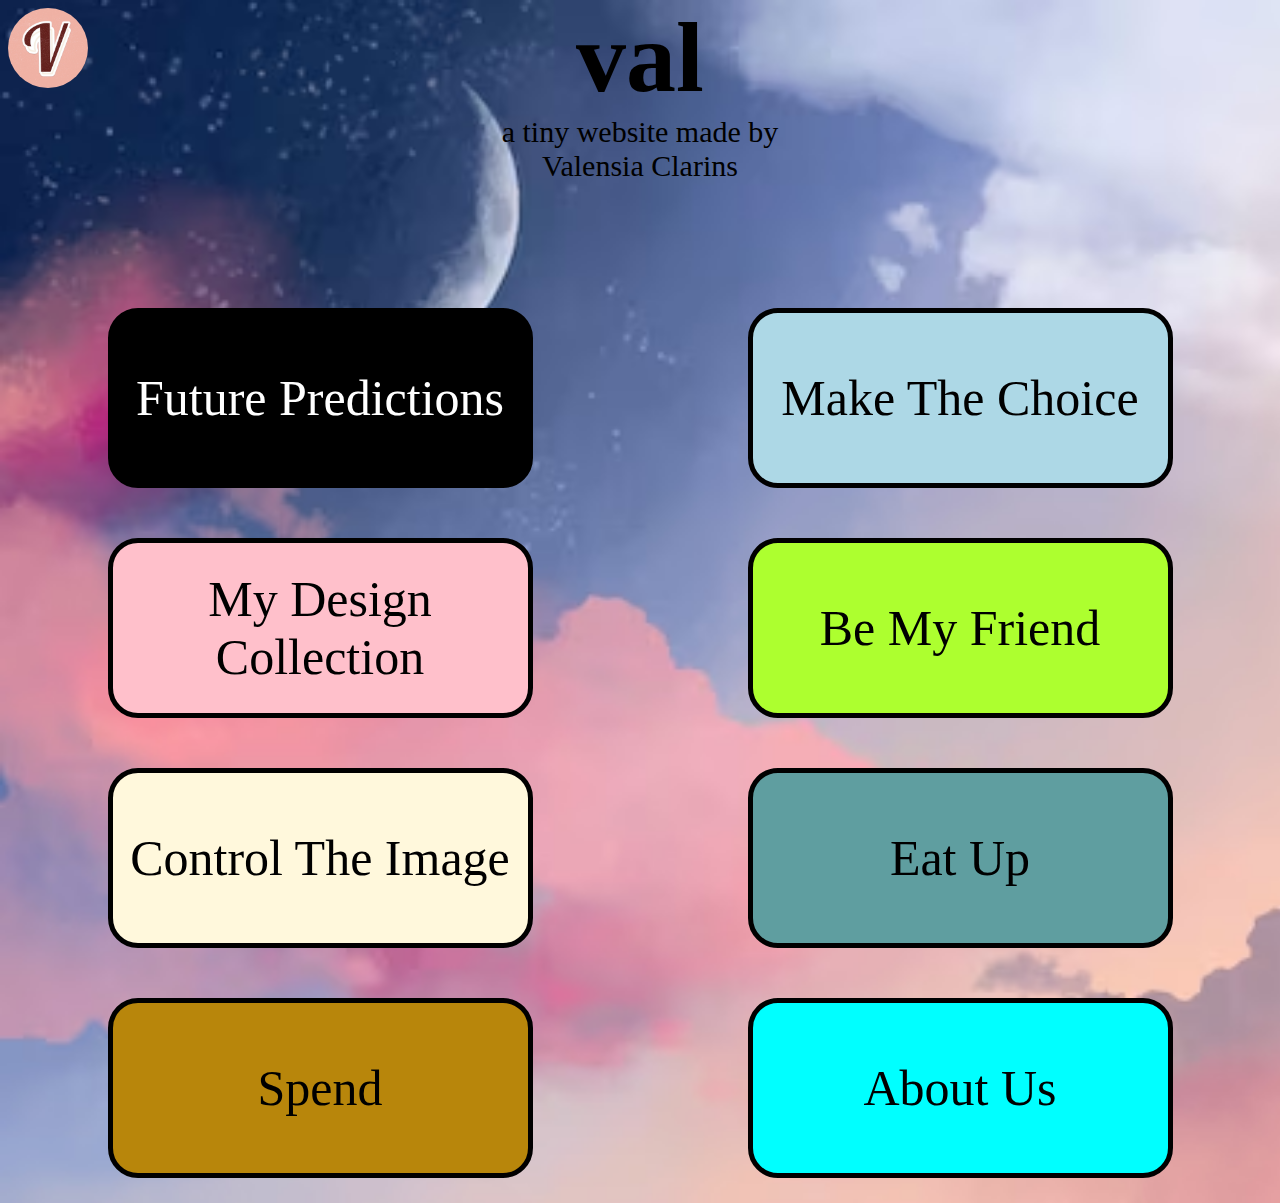
<file: index.html>
<!DOCTYPE html>
<html lang="en">
<head>
    <meta charset="UTF-8">
    <meta name="viewport" content="width=device-width, initial-scale=1.0">
    <title>val</title>
    <link rel="stylesheet" href="index.css">
</head>
<body>
    <div class="konten">
        <div class="header">
            <h1 class="judul">val</h1>
            <div class="about">a tiny website made by<br>Valensia Clarins</div>
        </div>
    
        <div class="konten_web">
            <a href="futurePredictions.html">
                <div class="box" id="box1">
                    Future Predictions
                </div>  
            </a>
            <a href="makeTheChoice.html">
                <div class="box" id="box2">
                    Make The Choice
                </div>
            </a>
            <a href="myDesignCollection.html">
                <div class="box" id="box3">
                    My Design Collection
                </div>
            </a>
            <a href="beMyFriend.html">
                <div class="box" id="box4">
                    Be My Friend
                </div>
            </a>
            <a href="controlTheImage.html">
                <div class="box" id="box5">
                    Control The Image
                </div>
            </a>
            <a href="eatUp.html">
                <div class="box" id="box6">
                    Eat Up
                </div>
            </a>
            <a href="spend.html">
                <div class="box" id="box7">
                    Spend
                </div>
            </a>
            <a href="aboutUs.html">
                <div class="box" id="box8">
                    About Us
                </div>
            </a>
        </div>
    </div>

    <div class="logo">
        <a href="index.html">
            <div>
                <img src="logoV.jpg" alt="">
            </div>
        </a>
    </div>
    <div class="navigasi">
        <a href="index.html" class="logo_nav">
            <div>
                <img src="logoV.jpg" alt="">
            </div>
        </a>
        <div class="navbar">
            <a href="futurePredictions.html"><p>Future Predictions</p></a>
            <a href="makeTheChoice.html"><p>Make The Choice</p></a>
            <a href="myDesignCollection.html"><p>My Design Collection</p></a>
            <a href="beMyFriend.html"><p>Be My Friend</p></a>
            <a href="controlTheImage.html"><p>Control The Image</p></a>
            <a href="eatUp.html"><p>Eat Up</p></a>
            <a href="spend.html"><p>Spend</p></a>
            <a href="aboutUs.html"><p>About Us</p></a>
        </div>
    </div>
</body>
</html>
</file>
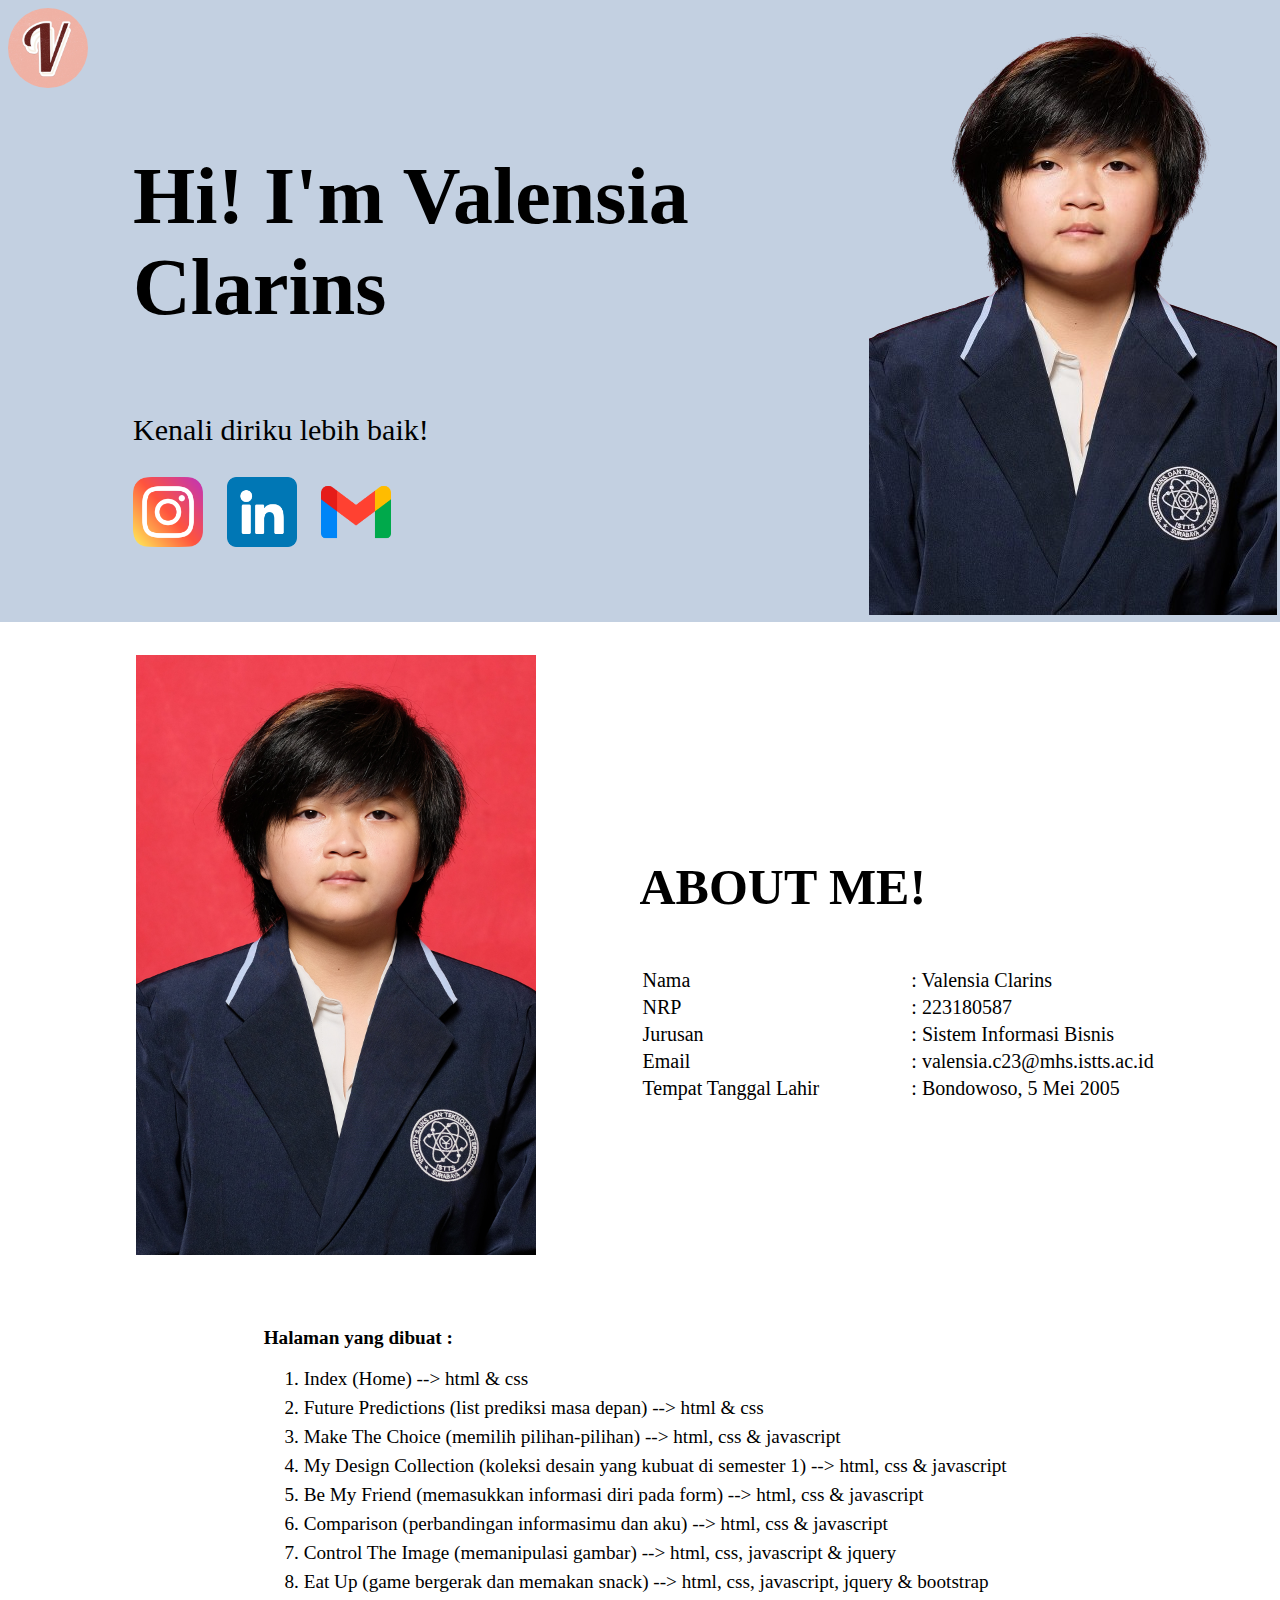
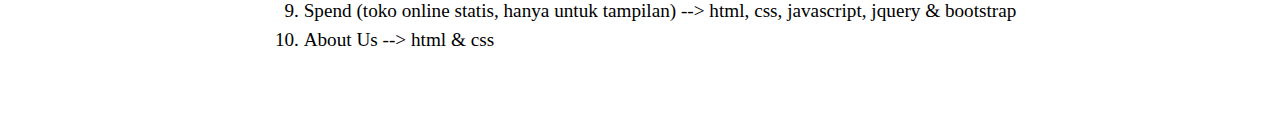
<file: aboutUs.html>
<!DOCTYPE html>
<html lang="en">
<head>
    <meta charset="UTF-8">
    <meta name="viewport" content="width=device-width, initial-scale=1.0">
    <title>About Us</title>
    <link rel="stylesheet" href="aboutUs.css">
</head>
<body>
    <div class="logo">
        <a href="index.html">
            <div>
                <img src="logoV.jpg" alt="">
            </div>
        </a>
    </div>
    <div class="navigasi">
        <a href="index.html" class="logo_nav">
            <div>
                <img src="logoV.jpg" alt="">
            </div>
        </a>
        <div class="navbar">
            <a href="futurePredictions.html"><p>Future Predictions</p></a>
            <a href="makeTheChoice.html"><p>Make The Choice</p></a>
            <a href="myDesignCollection.html"><p>My Design Collection</p></a>
            <a href="beMyFriend.html"><p>Be My Friend</p></a>
            <a href="controlTheImage.html"><p>Control The Image</p></a>
            <a href="eatUp.html"><p>Eat Up</p></a>
            <a href="spend.html"><p>Spend</p></a>
            <a href="aboutUs.html"><p>About Us</p></a>
        </div>
    </div>
    <div class="konten">
        <div class="header">
            <table class="header_table">
                <tr>
                    <td>
                        <p class="salam">Hi! I'm Valensia Clarins</p>
                        <p class="judul_link">Kenali diriku lebih baik!</p>
                        <div class="links">
                            <a href="https://www.instagram.com/valensia.clarins/?hl=en" target="_blank"><img src="instagram.png" alt="instagram" class="ig"></a>
                            <a href="https://www.linkedin.com/in/valensia-clarins-80a7bb271/" target="_blank"><img src="linkedin.png" alt="linkedin" class="linkedin"></a>
                            <a href="mailto:valensia.c23@mhs.istts.ac.id" target="_blank"><img src="gmail.png" alt="linkedin" class="gmail"></a>
                        </div>
                    </td>
                    <td><img src="about_me.png" alt="fotoku"></td>
                </tr>
            </table>
        </div>
        <div class="about_me">
            <table class="about_me_table">
                <tr>
                    <td><img src="about_me.jpg" alt="fotoku"></td>
                    <td>
                        <p class="judul_about_me">ABOUT ME!</p>
                        <div class="data_diri">
                            <table class="data_diri_table">
                                <tr>
                                    <td>Nama</td>
                                    <td>: Valensia Clarins</td>
                                </tr>
                                <tr>
                                    <td>NRP</td>
                                    <td>: 223180587</td>
                                </tr>
                                <tr>
                                    <td>Jurusan</td>
                                    <td>: Sistem Informasi Bisnis</td>
                                </tr>
                                <tr>
                                    <td>Email</td>
                                    <td>: valensia.c23@mhs.istts.ac.id</td>
                                </tr>
                                <tr>
                                    <td>Tempat Tanggal Lahir</td>
                                    <td>: Bondowoso, 5 Mei 2005</td>
                                </tr>
                            </table>
                        </div>
                    </td>
                </tr>
            </table>
        </div>
        <div class="penjelasan">
            <p><b>Halaman yang dibuat :</b></p>
            <ol>
                <li>Index (Home) --> html & css</li>
                <li>Future Predictions (list prediksi masa depan) --> html & css</li>
                <li>Make The Choice (memilih pilihan-pilihan) --> html, css & javascript</li>
                <li>My Design Collection (koleksi desain yang kubuat di semester 1) --> html, css & javascript</li>
                <li>Be My Friend (memasukkan informasi diri pada form) --> html, css & javascript</li>
                <li>Comparison (perbandingan informasimu dan aku) --> html, css & javascript</li>
                <li>Control The Image (memanipulasi gambar) --> html, css, javascript & jquery</li>
                <li>Eat Up (game bergerak dan memakan snack) --> html, css, javascript, jquery & bootstrap</li>
                <li>Spend (toko online statis, hanya untuk tampilan) --> html, css, javascript, jquery & bootstrap</li>
                <li>About Us --> html & css</li>
            </ol>
        </div>
    </div>
</body>
</html>
</file>
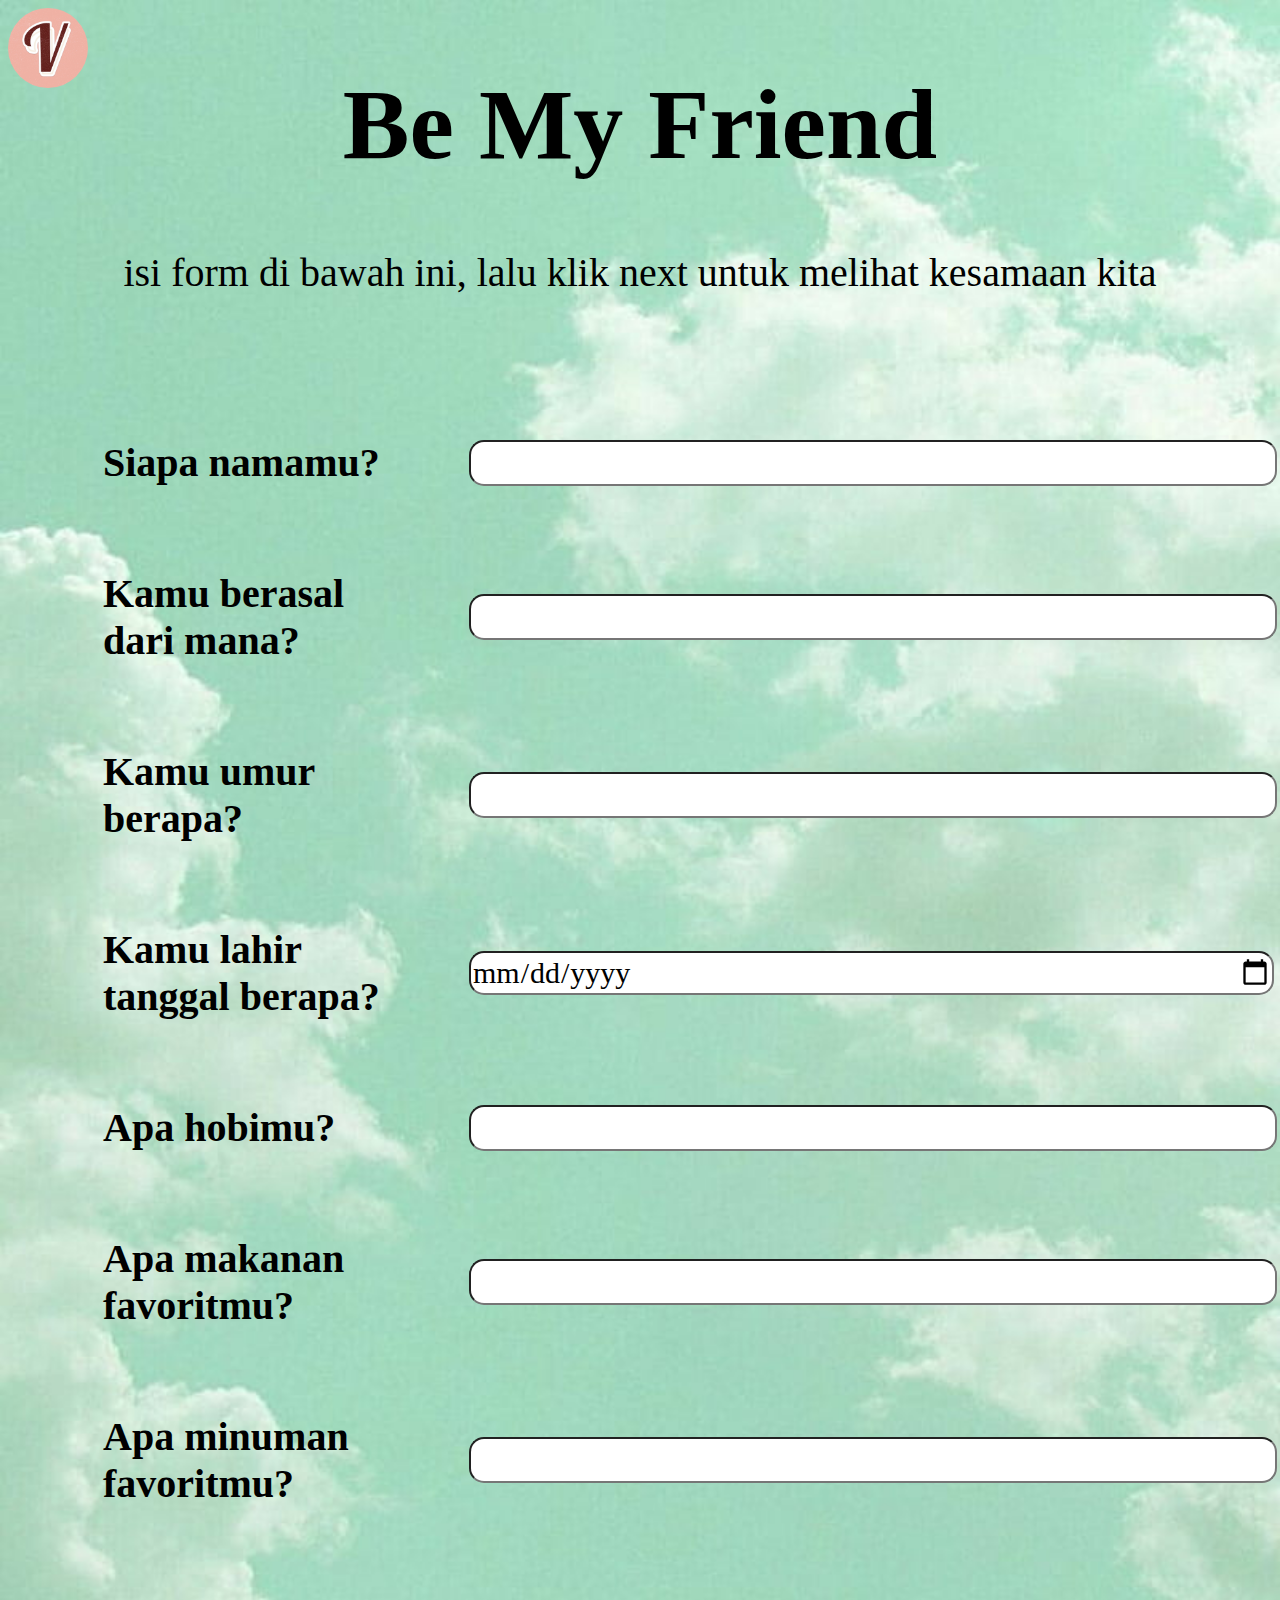
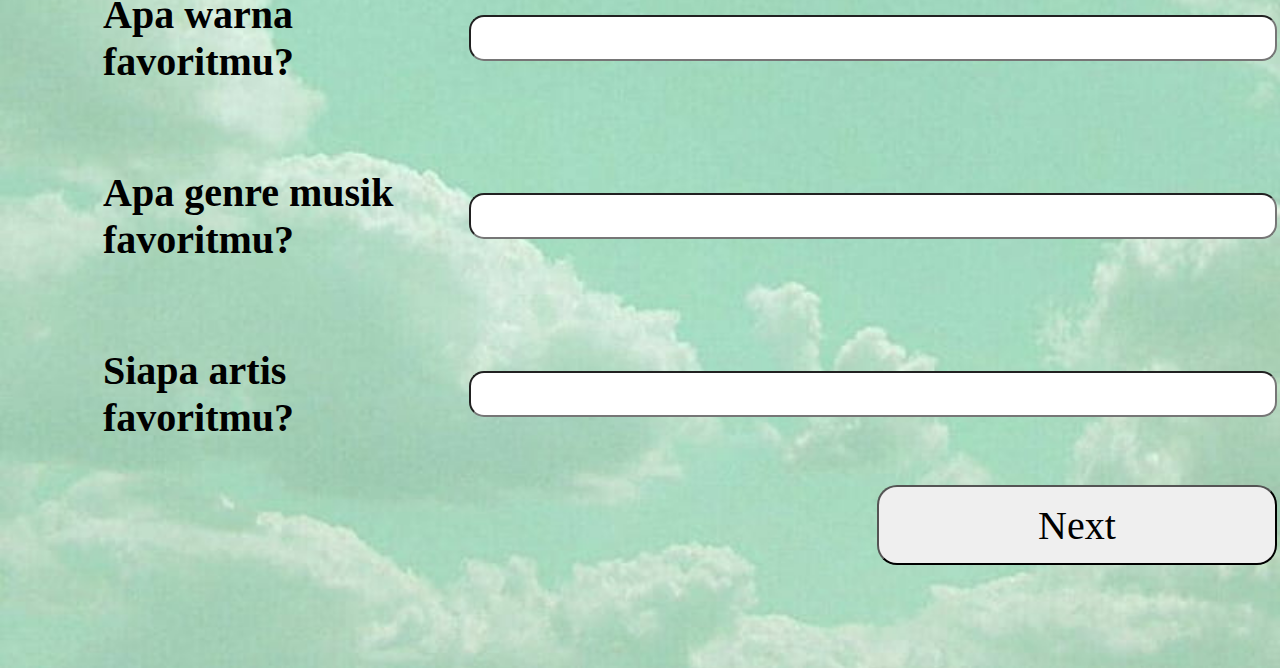
<file: beMyFriend.html>
<!DOCTYPE html>
<html lang="en">
<head>
    <meta charset="UTF-8">
    <meta name="viewport" content="width=device-width, initial-scale=1.0">
    <title>Be My Friend</title>
    <link rel="stylesheet" href="beMyFriend.css">
</head>
<body>
    <div class="logo">
        <a href="index.html">
            <div>
                <img src="logoV.jpg" alt="">
            </div>
        </a>
    </div>
    <div class="navigasi">
        <a href="index.html" class="logo_nav">
            <div>
                <img src="logoV.jpg" alt="">
            </div>
        </a>
        <div class="navbar">
            <a href="futurePredictions.html"><p>Future Predictions</p></a>
            <a href="makeTheChoice.html"><p>Make The Choice</p></a>
            <a href="myDesignCollection.html"><p>My Design Collection</p></a>
            <a href="beMyFriend.html"><p>Be My Friend</p></a>
            <a href="controlTheImage.html"><p>Control The Image</p></a>
            <a href="eatUp.html"><p>Eat Up</p></a>
            <a href="spend.html"><p>Spend</p></a>
            <a href="aboutUs.html"><p>About Us</p></a>
        </div>
    </div>
    <div class="konten">
        <div class="header">
            <h1 id="main_judul">Be My Friend</h1>
            <p id="about_judul">isi form di bawah ini, lalu klik next untuk melihat kesamaan kita</p>
        </div>
        <div class="div_form">
            <form action="comparison.html">
                <table class="form_table">
                    <tr>
                        <td><p><b>Siapa namamu?</b></p></td>
                        <td><input type="text" id="input_nama"></td>
                    </tr>
                    <tr>
                        <td><p><b>Kamu berasal dari mana?</b></p></td>
                        <td><input type="text" id="input_asal"></td>
                    </tr>
                    <tr>
                        <td><p><b>Kamu umur berapa?</b></p></td>
                        <td><input type="number" id="input_umur"></td>
                    </tr>
                    <tr>
                        <td><p><b>Kamu lahir tanggal berapa?</b></p></td>
                        <td><input type="date" id="input_lahir"></td>
                    </tr>
                    <tr>
                        <td><p><b>Apa hobimu?</b></p></td>
                        <td><input type="text" id="input_hobi"></td>
                    </tr>
                    <tr>
                        <td><p><b>Apa makanan favoritmu?</b></p></td>
                        <td><input type="text" id="input_makanan"></td>
                    </tr>
                    <tr>
                        <td><p><b>Apa minuman favoritmu?</b></p></td>
                        <td><input type="text" id="input_minuman"></td>
                    </tr>
                    <tr>
                        <td><p><b>Apa warna favoritmu?</b></p></td>
                        <td><input type="text" id="input_warna"></td>
                    </tr>
                    <tr>
                        <td><p><b>Apa genre musik favoritmu?</b></p></td>
                        <td><input type="text" id="input_genre"></td>
                    </tr>
                    <tr>
                        <td><p><b>Siapa artis favoritmu?</b></p></td>
                        <td><input type="text" id="input_artis"></td>
                    </tr>
                    <tr>
                        <td colspan="2" class="button">
                            <input type="submit" value="Next" class="form_button" onclick="kirim()">
                        </td>
                    </tr>
                </table>
            </form>
        </div>
    </div>

    <script>
        function kirim() {
            // window.location.href="comparison.html?nama="+document.getElementById("input_nama").value +"&asal="+document.getElementById("input_asal").value;
            
            // var inputValue = document.getElementById("input_nama").value;
            // // Encode the value to handle special characters
            // var encodedValue = encodeURIComponent(inputValue);
            // // Redirect to the destination page with the value as a query parameter
            // window.location.href = "comparison.html?nama=" + encodedValue;

            var inputValue = document.getElementById("input_nama").value;
            localStorage.setItem("nama", inputValue);
            inputValue = document.getElementById("input_asal").value;
            localStorage.setItem("asal", inputValue);
            inputValue = document.getElementById("input_umur").value;
            localStorage.setItem("umur", inputValue);
            inputValue = document.getElementById("input_lahir").value;
            localStorage.setItem("lahir", inputValue);
            inputValue = document.getElementById("input_hobi").value;
            localStorage.setItem("hobi", inputValue);
            inputValue = document.getElementById("input_makanan").value;
            localStorage.setItem("makanan", inputValue);
            inputValue = document.getElementById("input_minuman").value;
            localStorage.setItem("minuman", inputValue);
            inputValue = document.getElementById("input_warna").value;
            localStorage.setItem("warna", inputValue);
            inputValue = document.getElementById("input_genre").value;
            localStorage.setItem("genre", inputValue);
            inputValue = document.getElementById("input_artis").value;
            localStorage.setItem("artis", inputValue);
            window.location.href = "comparison.html";
        }
    </script>
</body>
</html>
</file>
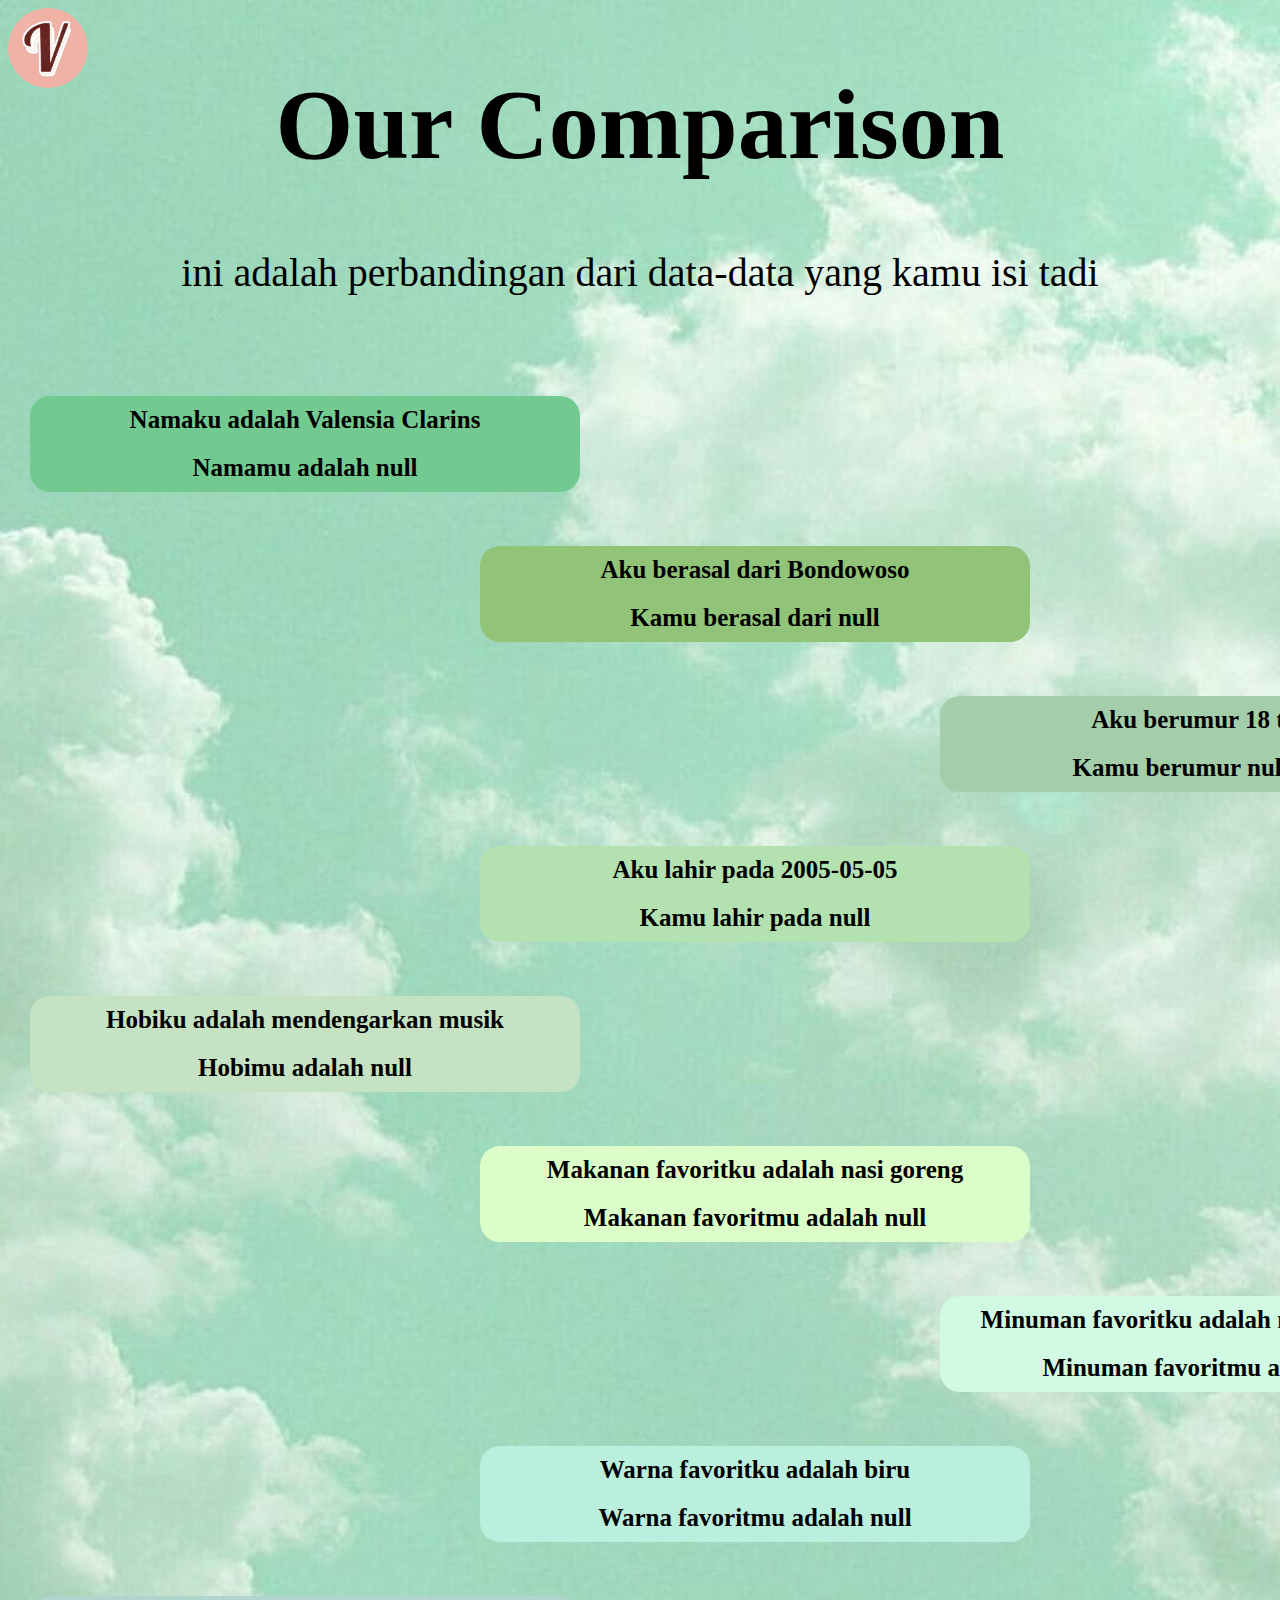
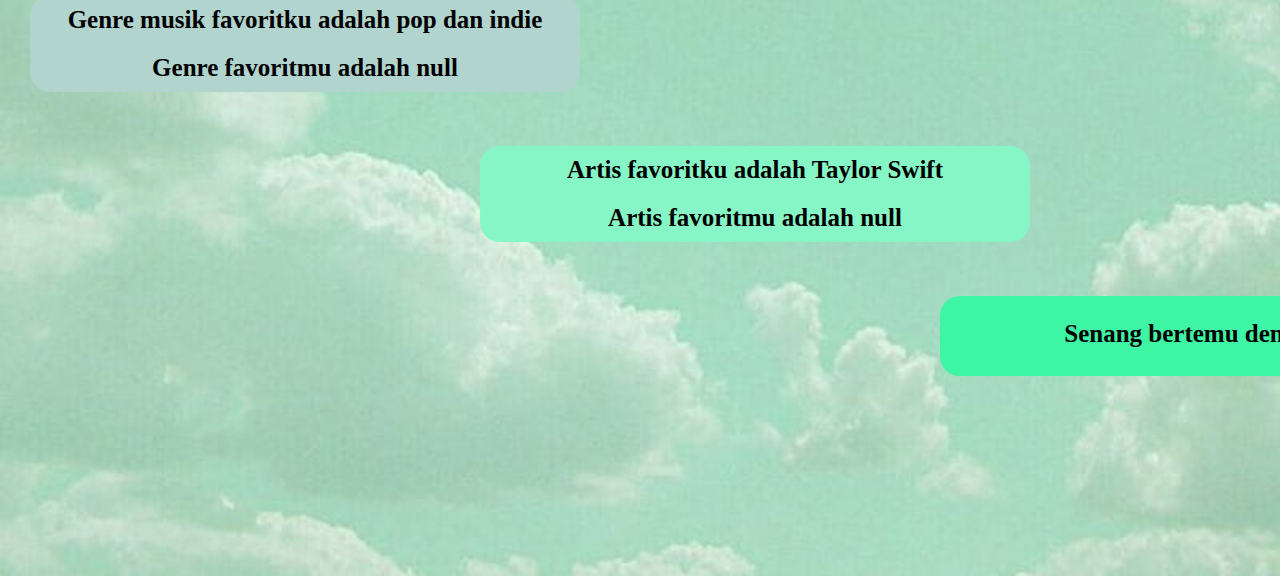
<file: comparison.html>
<!DOCTYPE html>
<html lang="en">
<head>
    <meta charset="UTF-8">
    <meta name="viewport" content="width=device-width, initial-scale=1.0">
    <title>Comparison</title>
    <link rel="stylesheet" href="comparison.css">
</head>
<body>
    <div class="logo">
        <a href="index.html">
            <div>
                <img src="logoV.jpg" alt="">
            </div>
        </a>
    </div>
    <div class="navigasi">
        <a href="index.html" class="logo_nav">
            <div>
                <img src="logoV.jpg" alt="">
            </div>
        </a>
        <div class="navbar">
            <a href="futurePredictions.html"><p>Future Predictions</p></a>
            <a href="makeTheChoice.html"><p>Make The Choice</p></a>
            <a href="myDesignCollection.html"><p>My Design Collection</p></a>
            <a href="beMyFriend.html"><p>Be My Friend</p></a>
            <a href="controlTheImage.html"><p>Control The Image</p></a>
            <a href="eatUp.html"><p>Eat Up</p></a>
            <a href="spend.html"><p>Spend</p></a>
            <a href="aboutUs.html"><p>About Us</p></a>
        </div>
    </div>
    <div class="konten">
        <div class="header">
            <h1 id="main_judul">Our Comparison</h1>
            <p id="about_judul">ini adalah perbandingan dari data-data yang kamu isi tadi</p>
        </div>
        <div id="perbandingan">
            <div class="p_box" id="p_nama">
                <p>Namaku adalah Valensia Clarins</p>
            </div>
            <div class="p_box" id="p_asal">
                <p>Aku berasal dari Bondowoso</p>
            </div>
            <div class="p_box" id="p_umur">
                <p>Aku berumur 18 tahun</p>
            </div>
            <div class="p_box" id="p_lahir">
                <p>Aku lahir pada 2005-05-05</p>
            </div>
            <div class="p_box" id="p_hobi">
                <p>Hobiku adalah mendengarkan musik</p>
            </div>
            <div class="p_box" id="p_makanan">
                <p>Makanan favoritku adalah nasi goreng</p>
            </div>
            <div class="p_box" id="p_minuman">
                <p>Minuman favoritku adalah matcha milk tea</p>
            </div>
            <div class="p_box" id="p_warna">
                <p>Warna favoritku adalah biru</p>
            </div>
            <div class="p_box" id="p_genre">
                <p>Genre musik favoritku adalah pop dan indie</p>
            </div>
            <div class="p_box" id="p_artis">
                <p>Artis favoritku adalah Taylor Swift</p>
            </div>
            <div class="p_box" id="p_akhir">
                <p>Senang bertemu denganmu!</p>
            </div>
        </div>
    </div>

    <script>
        // var urlParams = new URLSearchParams(window.location.search);
        // for (var [key, value] of urlParams) {
        //     if (key == 'nama') {
        //         var decodedValue = decodeURIComponent(value)
        //         document.getElementById("perbandingan").innerText = "<p>Namamu adalah " + decodedValue + "</p>";
        //     }
        //     if (key == 'asal') {
        //         var decodedValue = decodeURIComponent(value)
        //         document.getElementById("perbandingan").innerText += "<p>Kamu berasal dari " + decodedValue + "</p>";
        //     }
        // }

        // var urlParams = new URLSearchParams(window.location.search);
        // var value = urlParams.get('nama');
        // // Decode the value to handle special characters
        // var decodedValue = decodeURIComponent(value);
        // // Display the value on the page
        // document.getElementById("perbandingan").innerText += decodedValue;

        var value = localStorage.getItem('nama');
        document.getElementById("p_nama").innerHTML += "<p style='background-color: #73ca91; border-radius: 20px;'>Namamu adalah " + value + "</p>";;
        value = localStorage.getItem('asal');
        document.getElementById("p_asal").innerHTML += "<p style='background-color: #91c478; border-radius: 20px;'>Kamu berasal dari " + value + "</p>";
        value = localStorage.getItem('umur');
        document.getElementById("p_umur").innerHTML += "<p style='background-color: #a3cea9; border-radius: 20px;'>Kamu berumur " + value + " tahun</p>";
        value = localStorage.getItem('lahir');
        document.getElementById("p_lahir").innerHTML += "<p style='background-color: #b3e1b0; border-radius: 20px;'>Kamu lahir pada " + value + "</p>";
        value = localStorage.getItem('hobi');
        document.getElementById("p_hobi").innerHTML += "<p style='background-color: #c5e2c3; border-radius: 20px;'>Hobimu adalah " + value + "</p>";
        value = localStorage.getItem('makanan');
        document.getElementById("p_makanan").innerHTML += "<p style='background-color: #dbfec9; border-radius: 20px;'>Makanan favoritmu adalah " + value + "</p>";
        value = localStorage.getItem('minuman');
        document.getElementById("p_minuman").innerHTML += "<p style='background-color: #d0fae2; border-radius: 20px;'>Minuman favoritmu adalah " + value + "</p>";
        value = localStorage.getItem('warna');
        document.getElementById("p_warna").innerHTML += "<p style='background-color: #baeedd; border-radius: 20px;'>Warna favoritmu adalah " + value + "</p>";
        value = localStorage.getItem('genre');
        document.getElementById("p_genre").innerHTML += "<p style='background-color: #b2d4cf; border-radius: 20px;'>Genre favoritmu adalah " + value + "</p>";
        value = localStorage.getItem('artis');
        document.getElementById("p_artis").innerHTML += "<p style='background-color: #87f6c6; border-radius: 20px;'>Artis favoritmu adalah " + value + "</p>";
    </script>
</body>
</html>
</file>
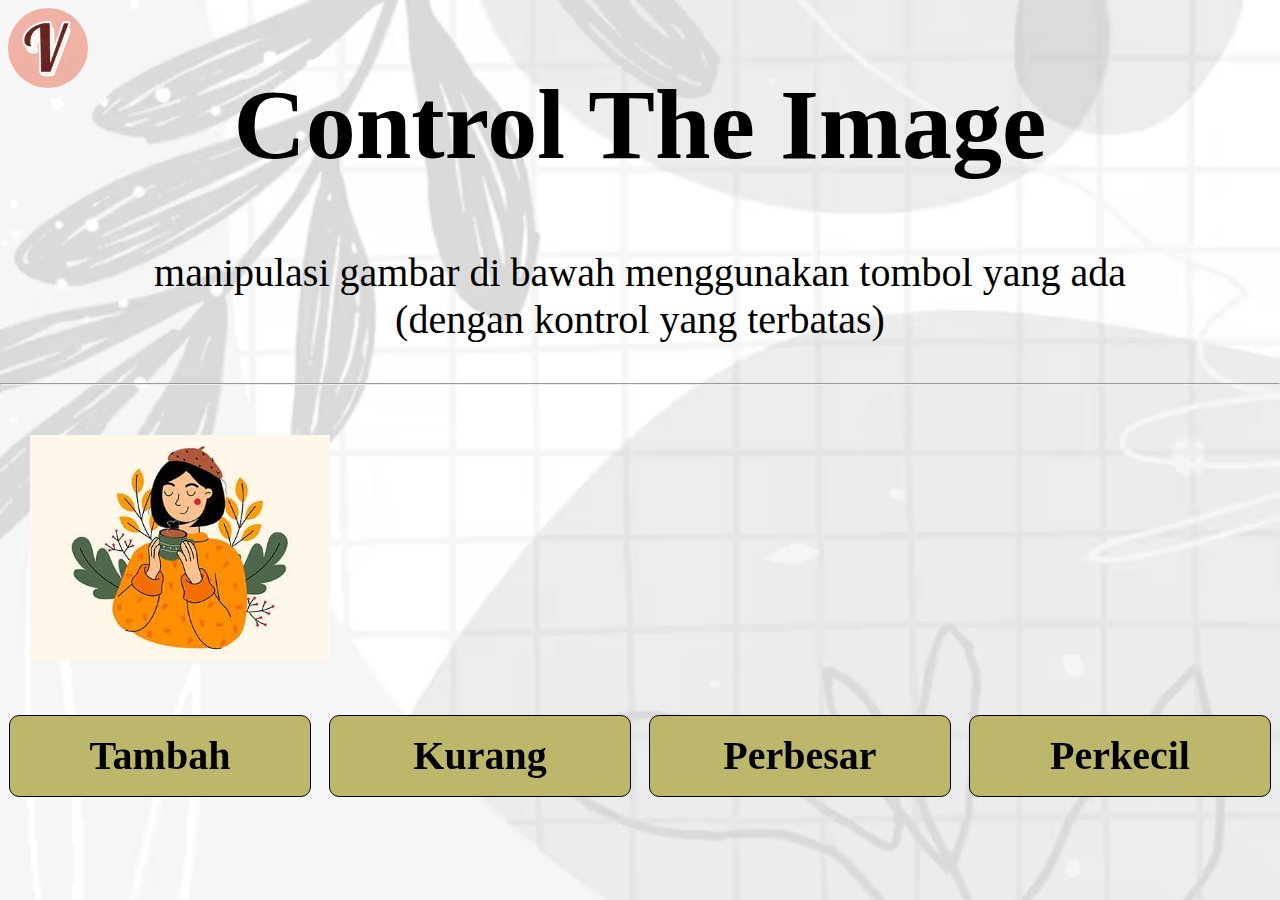
<file: controlTheImage.html>
<!DOCTYPE html>
<html lang="en">
<head>
    <meta charset="UTF-8">
    <meta name="viewport" content="width=device-width, initial-scale=1.0">
    <title>Control The Image</title>
    <link rel="stylesheet" href="controlTheImage.css">
    <script src="https://code.jquery.com/jquery-3.5.1.min.js"></script>
</head>
<body>
    <div class="logo">
        <a href="index.html">
            <div>
                <img src="logoV.jpg" alt="">
            </div>
        </a>
    </div>
    <div class="navigasi">
        <a href="index.html" class="logo_nav">
            <div>
                <img src="logoV.jpg" alt="">
            </div>
        </a>
        <div class="navbar">
            <a href="futurePredictions.html"><p>Future Predictions</p></a>
            <a href="makeTheChoice.html"><p>Make The Choice</p></a>
            <a href="myDesignCollection.html"><p>My Design Collection</p></a>
            <a href="beMyFriend.html"><p>Be My Friend</p></a>
            <a href="controlTheImage.html"><p>Control The Image</p></a>
            <a href="eatUp.html"><p>Eat Up</p></a>
            <a href="spend.html"><p>Spend</p></a>
            <a href="aboutUs.html"><p>About Us</p></a>
        </div>
    </div>
    <div class="konten">
        <div class="header">
            <h1 id="main_judul">Control The Image</h1>
            <p id="about_judul">manipulasi gambar di bawah menggunakan tombol yang ada<br>(dengan kontrol yang terbatas)</p>
            <hr>
        </div>
        <div id="div_gambar">
            <img src="controlTheImage_img.jpg" alt="gambar" class="gambar">
        </div>
        <div class="tombol">
            <div class="div_tombol">
                <p id="tombol_tambah" onclick="tambah()">Tambah</p>
                <p id="tombol_kurang" onclick="kurang()">Kurang</p>
                <p id="tombol_perbesar" onclick="perbesar()">Perbesar</p>
                <p id="tombol_perkecil" onclick="perkecil()">Perkecil</p>
            </div>
        </div>
    </div>

    <script>
        function tambah() {
            document.getElementById("div_gambar").innerHTML += "<img src='controlTheImage_img.jpg' alt='gambar' class='gambar'>";
        }
        function kurang() {
            const gambar = document.querySelector("#div_gambar img");
            if(gambar) {
                document.getElementById("div_gambar").removeChild(gambar);
            } else {
                alert("Tidak ada gambar lagi");
            }
        }
        function perbesar() {
            const gambar = document.querySelector("#div_gambar img");
            var gbr = $(".gambar");
            if(gambar) {
                gbr.css({"width": "+=5px"});
                gbr.css({"height": "+=5px"});
            } else {
                alert("Tidak ada gambar");
            }
        }
        function perkecil() {
            const gambar = document.querySelector("#div_gambar img");
            var gbr = $(".gambar");
            if(gambar) {
                gbr.css({"width": "-=5px"});
                gbr.css({"height": "-=5px"});
            } else {
                alert("Tidak ada gambar");
            }
        }
    </script>
</body>
</html>
</file>
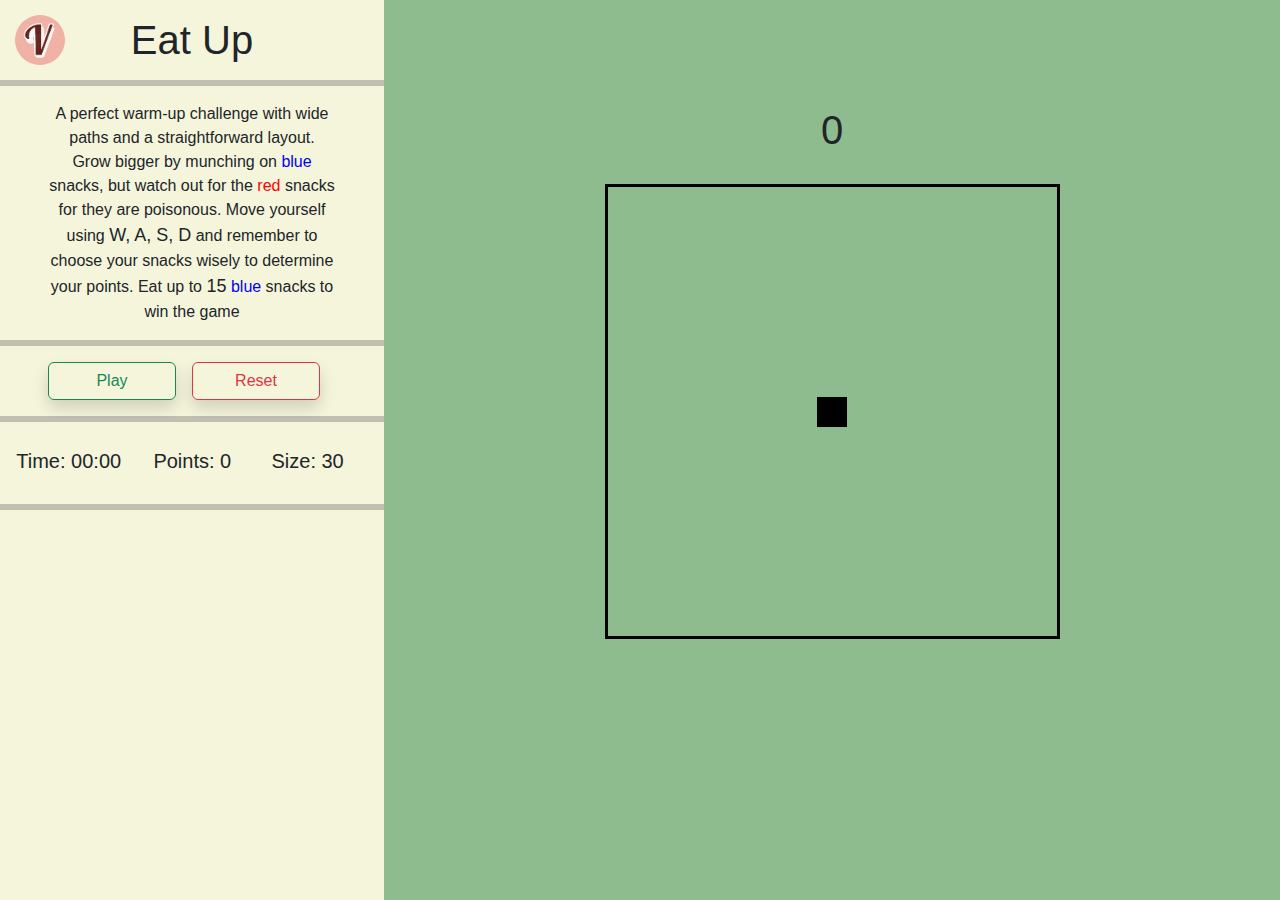
<file: eatUp.html>
<!DOCTYPE html>
<html lang="en">
<head>
    <meta charset="UTF-8">
    <meta name="viewport" content="width=device-width, initial-scale=1.0">
    <title>Eat Up</title> 
    <link href="https://cdn.jsdelivr.net/npm/bootstrap@5.3.3/dist/css/bootstrap.min.css" rel="stylesheet" integrity="sha384-QWTKZyjpPEjISv5WaRU9OFeRpok6YctnYmDr5pNlyT2bRjXh0JMhjY6hW+ALEwIH" crossorigin="anonymous">
    <script src="https://cdn.jsdelivr.net/npm/@popperjs/core@2.11.8/dist/umd/popper.min.js" integrity="sha384-I7E8VVD/ismYTF4hNIPjVp/Zjvgyol6VFvRkX/vR+Vc4jQkC+hVqc2pM8ODewa9r" crossorigin="anonymous"></script>
    <script src="https://cdn.jsdelivr.net/npm/bootstrap@5.3.3/dist/js/bootstrap.min.js" integrity="sha384-0pUGZvbkm6XF6gxjEnlmuGrJXVbNuzT9qBBavbLwCsOGabYfZo0T0to5eqruptLy" crossorigin="anonymous"></script>
    <script src="https://code.jquery.com/jquery-3.5.1.min.js"></script>
    <script src="eatUp.js"></script>
    <style>
      *{
        margin: 0;
        padding: 0;
        font-family: 'Franklin Gothic Medium', 'Arial Narrow', Arial, sans-serif;
        /* font-family: Verdana, Geneva, Tahoma, sans-serif; */
      }
    </style>
    <!-- maze.toys -->
</head>
<body>
    <div class="game" style="width: 100%; height: 100vh; display: flex;">
        <div class="panelSamping float-left" style="width: 30%; height: 100%; background-color: beige;">
            <h1 class="text-center mt-3">Eat Up</h1>
            <hr class="border border-3 border-dark">
            <p class="text-center mx-5">A perfect warm-up challenge with wide paths and a straightforward layout. Grow bigger by munching on <span style="color: blue;">blue</span> snacks, but watch out for the <span style="color: red;">red</span> snacks for they are poisonous. Move yourself using <span style="font-size: large;">W, A, S, D</span> and remember to choose your snacks wisely to determine your points. Eat up to <span style="font-size: large;">15</span> <span style="color: blue;">blue</span> snacks to win the game</p>
            <hr class="border border-3 border-dark">
            <div class="d-flex px-5">
                <button type="button" class="btn btn-outline-success shadow w-50 me-3" id="btnPlay">Play</button>
                <button type="button" class="btn btn-outline-danger shadow w-50 me-3" id="btnReset">Reset</button>
            </div>
            <hr class="border border-3 border-dark">
            <div class="d-flex justify-content-evenly" style="height: 50px;">
                <p class="fs-5 mt-2 me-3">Time: <span id="menit">00</span>:<span id="detik">00</span></p>
                <p class="fs-5 mt-2 me-4">Points: <span id="points">0</span></p>
                <p class="fs-5 mt-2 me-4">Size: <span id="size">30</span></p>
            </div>
            <hr class="border border-3 border-dark">
        </div>
        <div class="float-left" style="width: 70%; height: 100%; background-color: darkseagreen;">
          <div class="blueEaten fs-1 text-center" id="blueEaten" style="margin-top: 100px;">0</div>
          <div class="lapangan border border-black border-3 d-flex mx-auto mt-4" style="width: 455px; height: 455px; flex-wrap: wrap;" id="lapangan">
            <div class="player mx-auto my-auto" id="player" style="position: relative; width: 30px; height: 30px; background-color: black;"></div>
            <!-- <div class="player mx-auto my-auto" id="player" style="position: absolute; width: 30px; height: 30px; background-color: white; top: 605px; left: 745px;"></div> -->
          </div>
        </div>
    </div>
    <div class="logo position-absolute" style="width: 50px; height: 50px; top: 15px; left: 15px;">
        <button class="navbar-toggler" type="button" data-bs-toggle="offcanvas" data-bs-target="#offcanvasNavbar" aria-controls="offcanvasNavbar" aria-label="Toggle navigation" style="border: none;">
            <img src="logoV.jpg" alt="Bootstrap" width="50px" height="50px" style="border-radius: 50%;">
          </button>
          <div class="offcanvas offcanvas-start text-bg-dark" tabindex="-1" id="offcanvasNavbar" aria-labelledby="offcanvasNavbarLabel">
            <div class="offcanvas-header">
              <h1 class="offcanvas-title" id="offcanvasNavbarLabel">val</h1>
              <button type="button" class="btn-close" data-bs-dismiss="offcanvas" aria-label="Close"></button>
            </div>
            <div class="offcanvas-body">
              <ul class="navbar-nav justify-content-start flex-grow-1 pe-3">
                <li class="nav-item">
                  <a class="nav-link active" aria-current="page" href="index.html">Home</a>
                </li>
                <li class="nav-item dropdown">
                  <a class="nav-link dropdown-toggle" href="#" role="button" data-bs-toggle="dropdown" aria-expanded="false">
                    Other Pages
                  </a>
                  <ul class="dropdown-menu dropdown-menu-dark">
                    <li><a class="dropdown-item" href="futurePredictions.html">Future Predictions</a></li>
                    <li><a class="dropdown-item" href="makeTheChoice.html">Make The Choice</a></li>
                    <li><a class="dropdown-item" href="myDesignCollection.html">My Design Collection</a></li>
                    <li><a class="dropdown-item" href="beMyFriend.html">Be My Friend</a></li>
                    <li><a class="dropdown-item" href="controlTheImage.html">Control The Image</a></li>
                    <li><a class="dropdown-item" href="eatUp.html">Eat Up</a></li>
                  </ul>
                </li>
                <li class="nav-item">
                  <a class="nav-link active" aria-current="page" href="aboutUs.html">About Us</a>
                </li>
              </ul>
            </div>
          </div>
    </div>
    <div class="modal fade" id="finishModal" tabindex="-1" aria-labelledby="exampleModalLabel" aria-hidden="true">
      <div class="modal-dialog">
        <div class="modal-content">
          <div class="modal-header">
            <h1 class="modal-title fs-5" id="exampleModalLabel">Congratulations! You Dit It!</h1>
            <button type="button" class="btn-close" data-bs-dismiss="modal" aria-label="Close"></button>
          </div>
          <div class="modal-body">
            Time : <span id="finalMenit">00</span>:<span class="me-5" id="finalDetik">00</span>Points : <span class="me-5" id="finalPoints">0</span>Size : <span id="finalSize">30</span>
          </div>
          <div class="modal-footer">
            <button type="button" class="btn btn-secondary" data-bs-dismiss="modal">Close</button>
            <button type="button" class="btn btn-primary">Save changes</button>
          </div>
        </div>
      </div>
    </div>
</body>
</html>
</file>
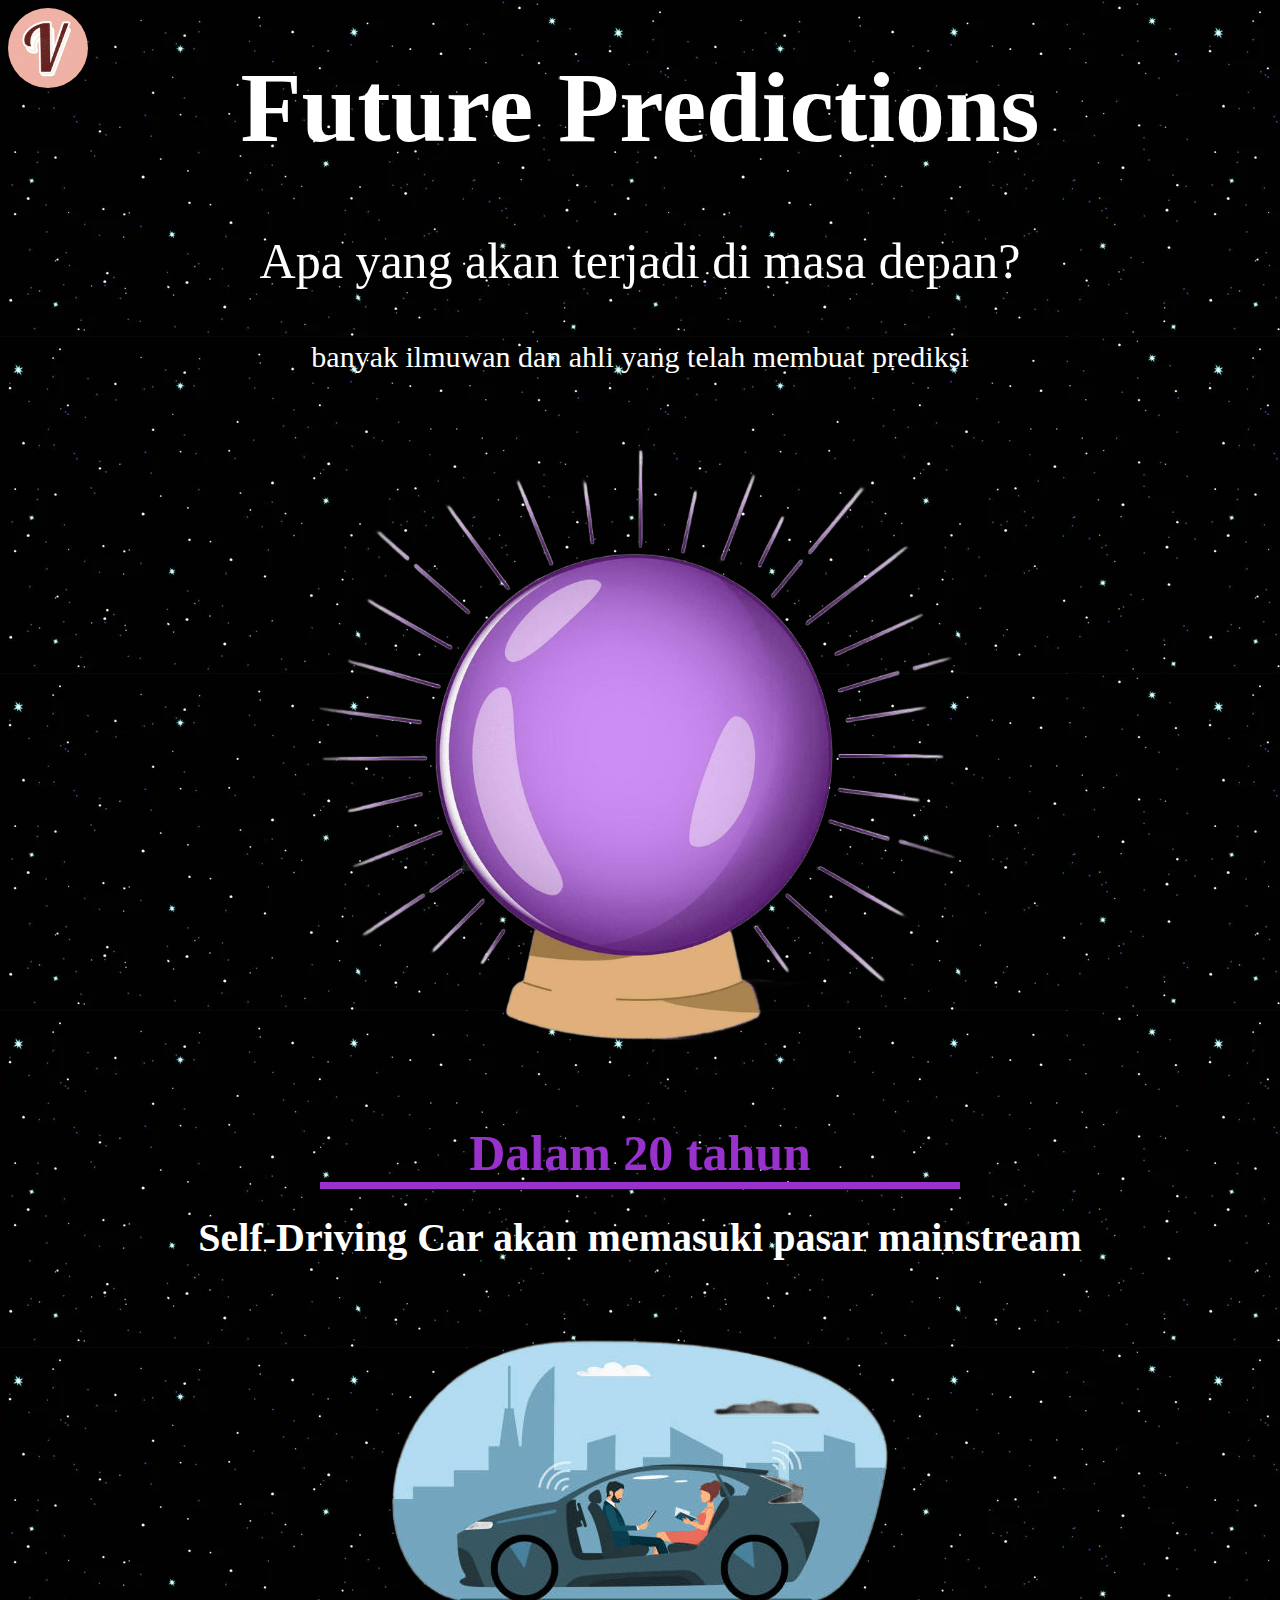
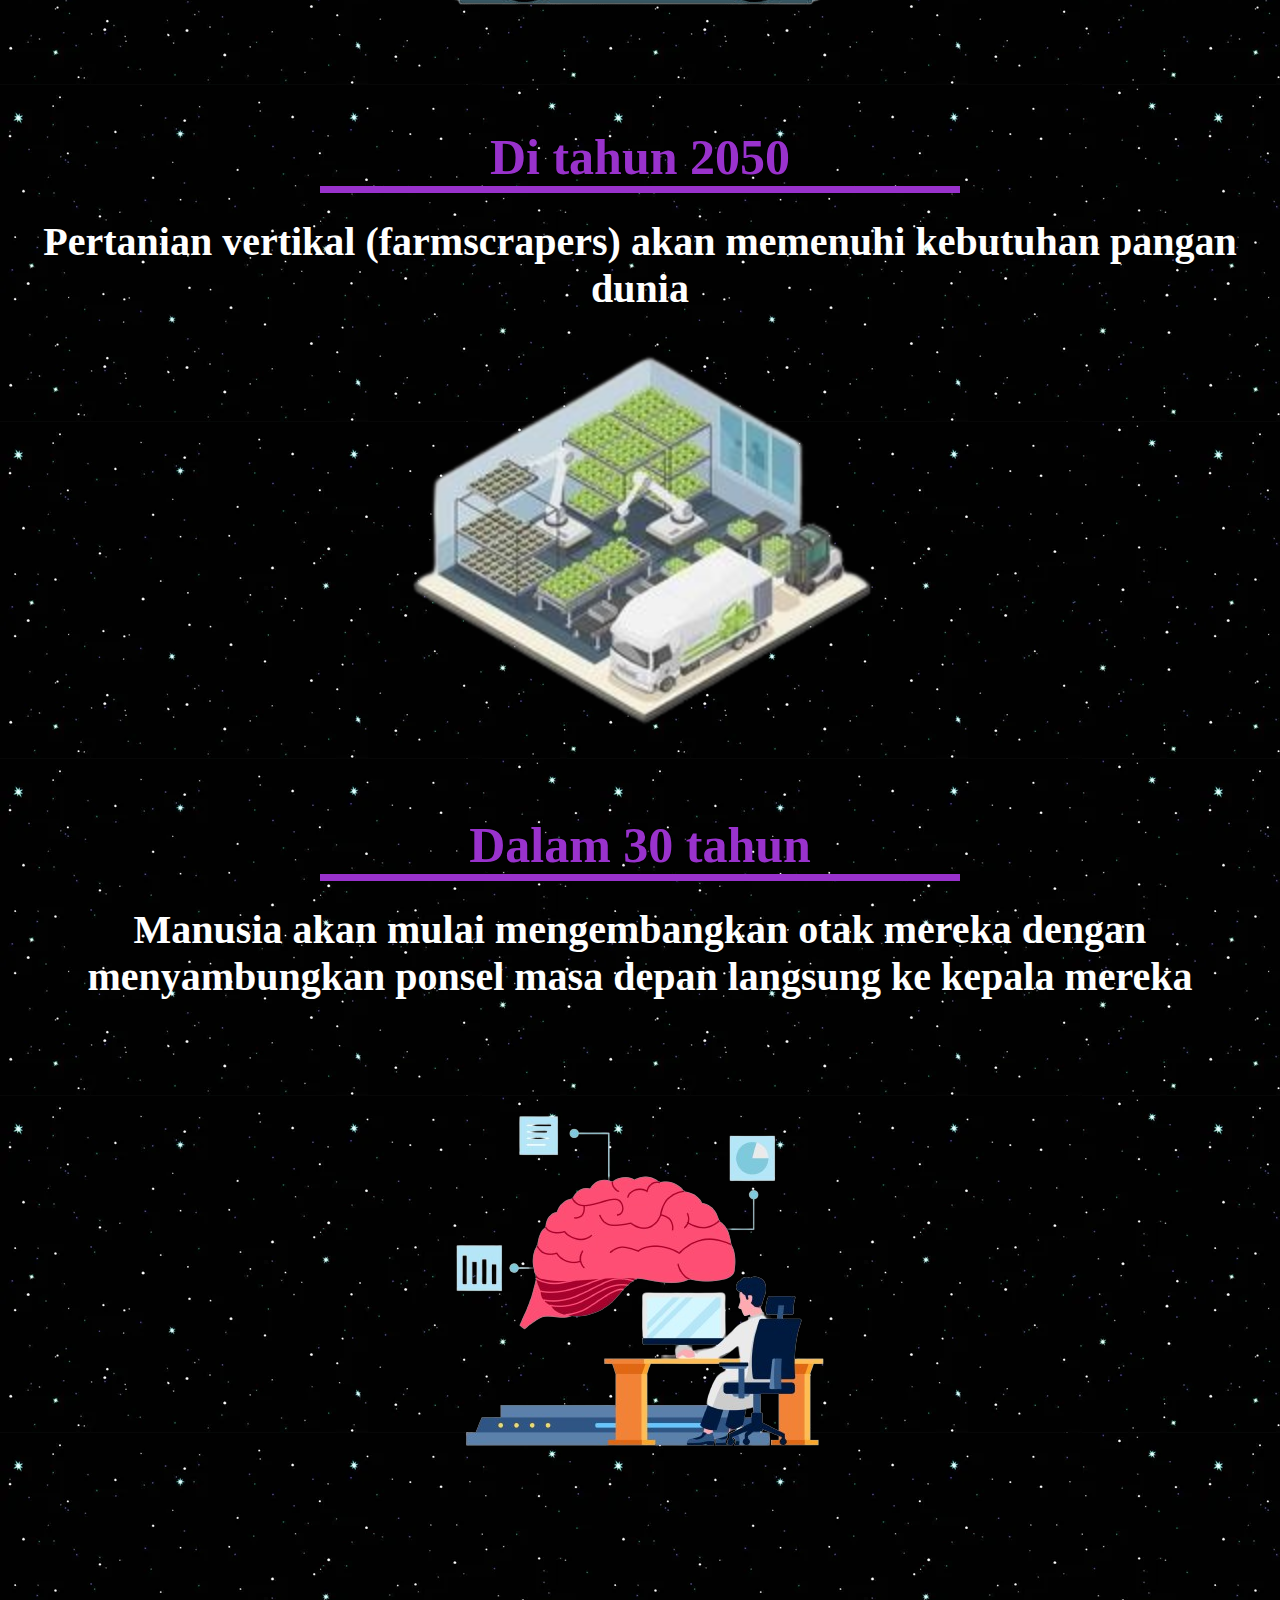
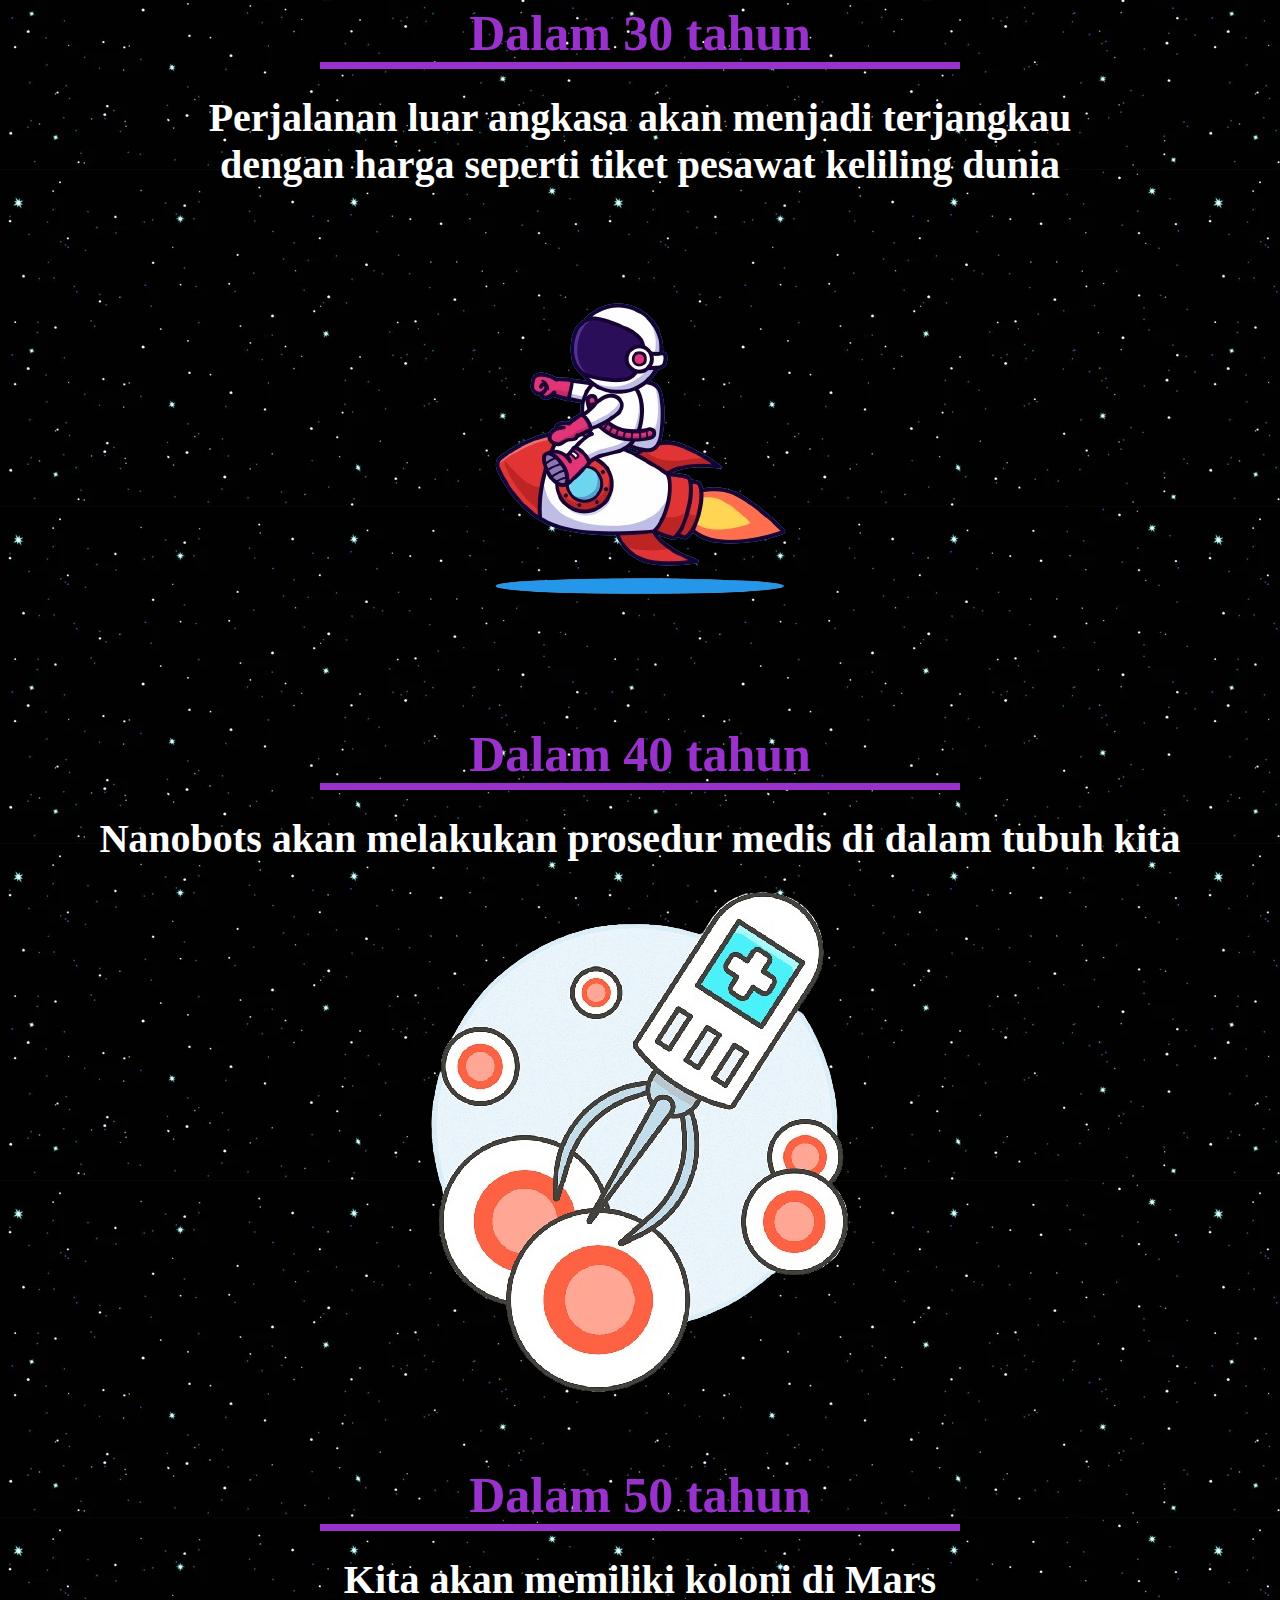
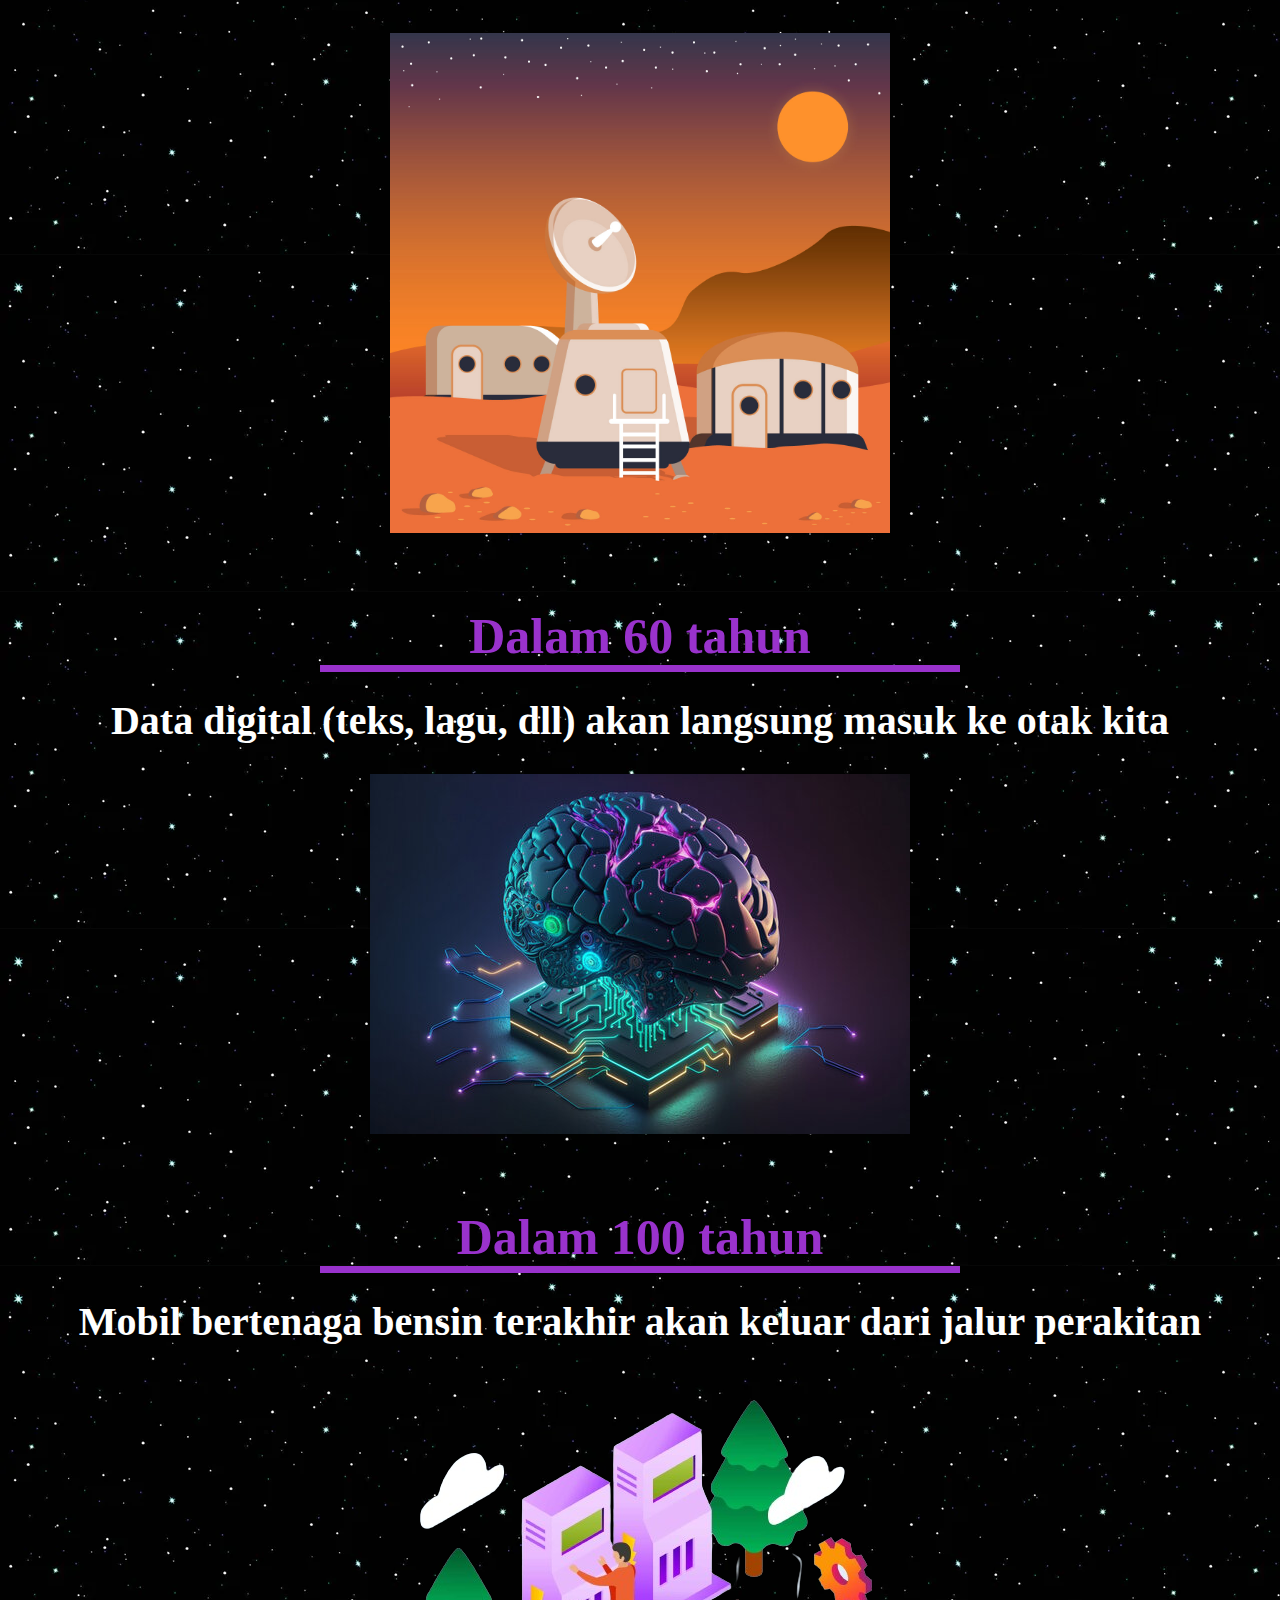
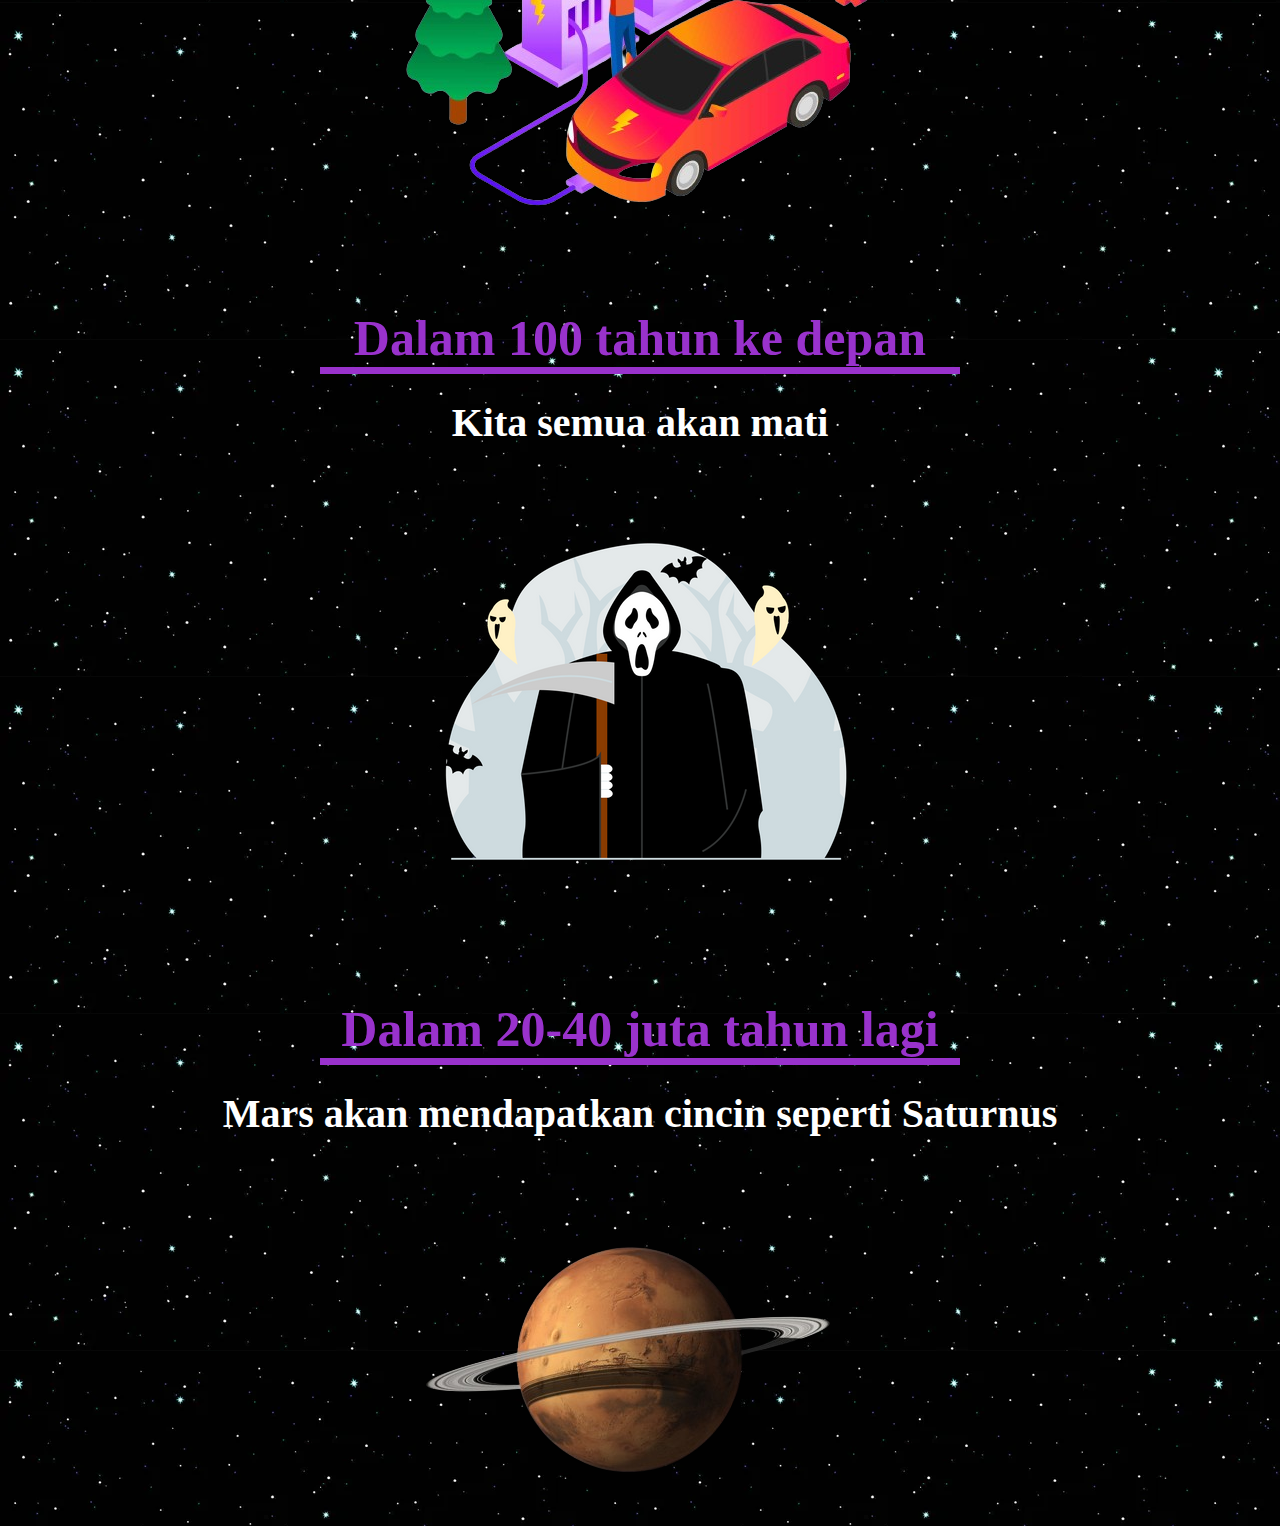
<file: futurePredictions.html>
<!DOCTYPE html>
<html lang="en">
<head>
    <meta charset="UTF-8">
    <meta name="viewport" content="width=device-width, initial-scale=1.0">
    <title>Future Predictions</title>
    <link rel="stylesheet" href="futurePredictions.css">
    <!-- https://www.theguardian.com/society/2011/jan/02/25-predictions-25-years -->
</head>
<body>
    <div class="logo">
        <a href="index.html">
            <div>
                <img src="logoV.jpg" alt="">
            </div>
        </a>
    </div>
    <div class="navigasi">
        <a href="index.html" class="logo_nav">
            <div>
                <img src="logoV.jpg" alt="">
            </div>
        </a>
        <div class="navbar">
            <a href="futurePredictions.html"><p>Future Predictions</p></a>
            <a href="makeTheChoice.html"><p>Make The Choice</p></a>
            <a href="myDesignCollection.html"><p>My Design Collection</p></a>
            <a href="beMyFriend.html"><p>Be My Friend</p></a>
            <a href="controlTheImage.html"><p>Control The Image</p></a>
            <a href="eatUp.html"><p>Eat Up</p></a>
            <a href="spend.html"><p>Spend</p></a>
            <a href="aboutUs.html"><p>About Us</p></a>
        </div>
    </div>
    <div class="konten">
        <!-- <img src="" alt="header" class="header_img" width="100%" height="500px"> -->
        <h1 class="judul">Future Predictions</h1>
        <p class="about" id="about_1">Apa yang akan terjadi di masa depan?</p>
        <p class="about" id="about_2">banyak ilmuwan dan ahli yang telah membuat prediksi</p>
        <img src="futurePredictions_header.png" class="about" id="about_3">
    
        <div class="predictions" id="p1">
            <!-- within 20 years, Self-driving cars will hit the mainstream market. -->
            <div class="p_judul">Dalam 20 tahun</div>
            <div class="p_konten">Self-Driving Car akan memasuki pasar mainstream</div>
            <img src="self_driving_car.png" alt="self_driving_car" class="p_img">
        </div>
    
        <div class="predictions" id="p2">
            <!-- in 2050, Vertical farms (farmscrapers) will feed cities -->
            <div class="p_judul">Di tahun 2050</div>
            <div class="p_konten">Pertanian vertikal (farmscrapers) akan memenuhi kebutuhan pangan dunia</div>
            <img src="vertical_farm.png" alt="vertical_farm" class="p_img">
            
        </div>
    
        <div class="predictions" id="p3">
            <!-- Within 30 years humans will begin augmenting their brains by plugging the power of tomorrow's cellphones directly into their heads -->
            <div class="p_judul">Dalam 30 tahun</div>
            <div class="p_konten">Manusia akan mulai mengembangkan otak mereka dengan<br>menyambungkan ponsel masa depan langsung ke kepala mereka</div>
            <img src="augmented_brains.png" alt="augmented_brains" class="p_img">
        </div>
    
        <div class="predictions" id="p4">
            <!-- within 30 years, Space travel will become as affordable as a round-the-world plane ticket. -->
            <div class="p_judul">Dalam 30 tahun</div>
            <div class="p_konten">Perjalanan luar angkasa akan menjadi terjangkau<br>dengan harga seperti tiket pesawat keliling dunia</div>
            <img src="space_travel.png" alt="space_travel" class="p_img">
        </div>
    
        <div class="predictions" id="p5">
            <!-- within 40 years, Nanobots will perform medical procedures inside our bodies -->
            <div class="p_judul">Dalam 40 tahun</div>
            <div class="p_konten">Nanobots akan melakukan prosedur medis di dalam tubuh kita</div>
            <img src="nanobots.png" alt="nanobots" class="p_img">
        </div>
    
        <div class="predictions" id="p6">
            <!-- within 50 years, We will have a colony on Mars -->
            <div class="p_judul">Dalam 50 tahun</div>
            <div class="p_konten">Kita akan memiliki koloni di Mars</div>
            <img src="colony_on_mars.jpg" alt="colony_on_mars" class="p_img">
        </div>
    
        <div class="predictions" id="p7">
            <!-- within 60 years, Digital data (texts, songs, etc.) will be zapped directly into our brains -->
            <div class="p_judul">Dalam 60 tahun</div>
            <div class="p_konten">Data digital (teks, lagu, dll) akan langsung masuk ke otak kita</div>
            <img src="digital_data.jpg" alt="digital_data" class="p_img">
        </div>
    
        <div class="predictions" id="p8">
            <!-- within 100 years, The last gasoline-powered car will come off the assembly line -->
            <div class="p_judul">Dalam 100 tahun</div>
            <div class="p_konten">Mobil bertenaga bensin terakhir akan keluar dari jalur perakitan</div>
            <img src="electric_car.png" alt="electric_car" class="p_img">
        </div>
    
        <div class="predictions" id="p9">
            <!-- within 100 years, we're all gonna die -->
            <div class="p_judul">Dalam 100 tahun ke depan</div>
            <div class="p_konten">Kita semua akan mati</div>
            <img src="death.png" alt="death" class="p_img">
        </div>
    
        <div class="predictions" id="p10">
            <!-- in another 20 to 40 million years -->
            <!-- Mars will get rings like Saturn -->
            <div class="p_judul">Dalam 20-40 juta tahun lagi</div>
            <div class="p_konten">Mars akan mendapatkan cincin seperti Saturnus</div>
            <img src="mars_with_ring.png" alt="mars_with_ring class="p_img">
        </div>
    </div>
</body>
</html>
</file>
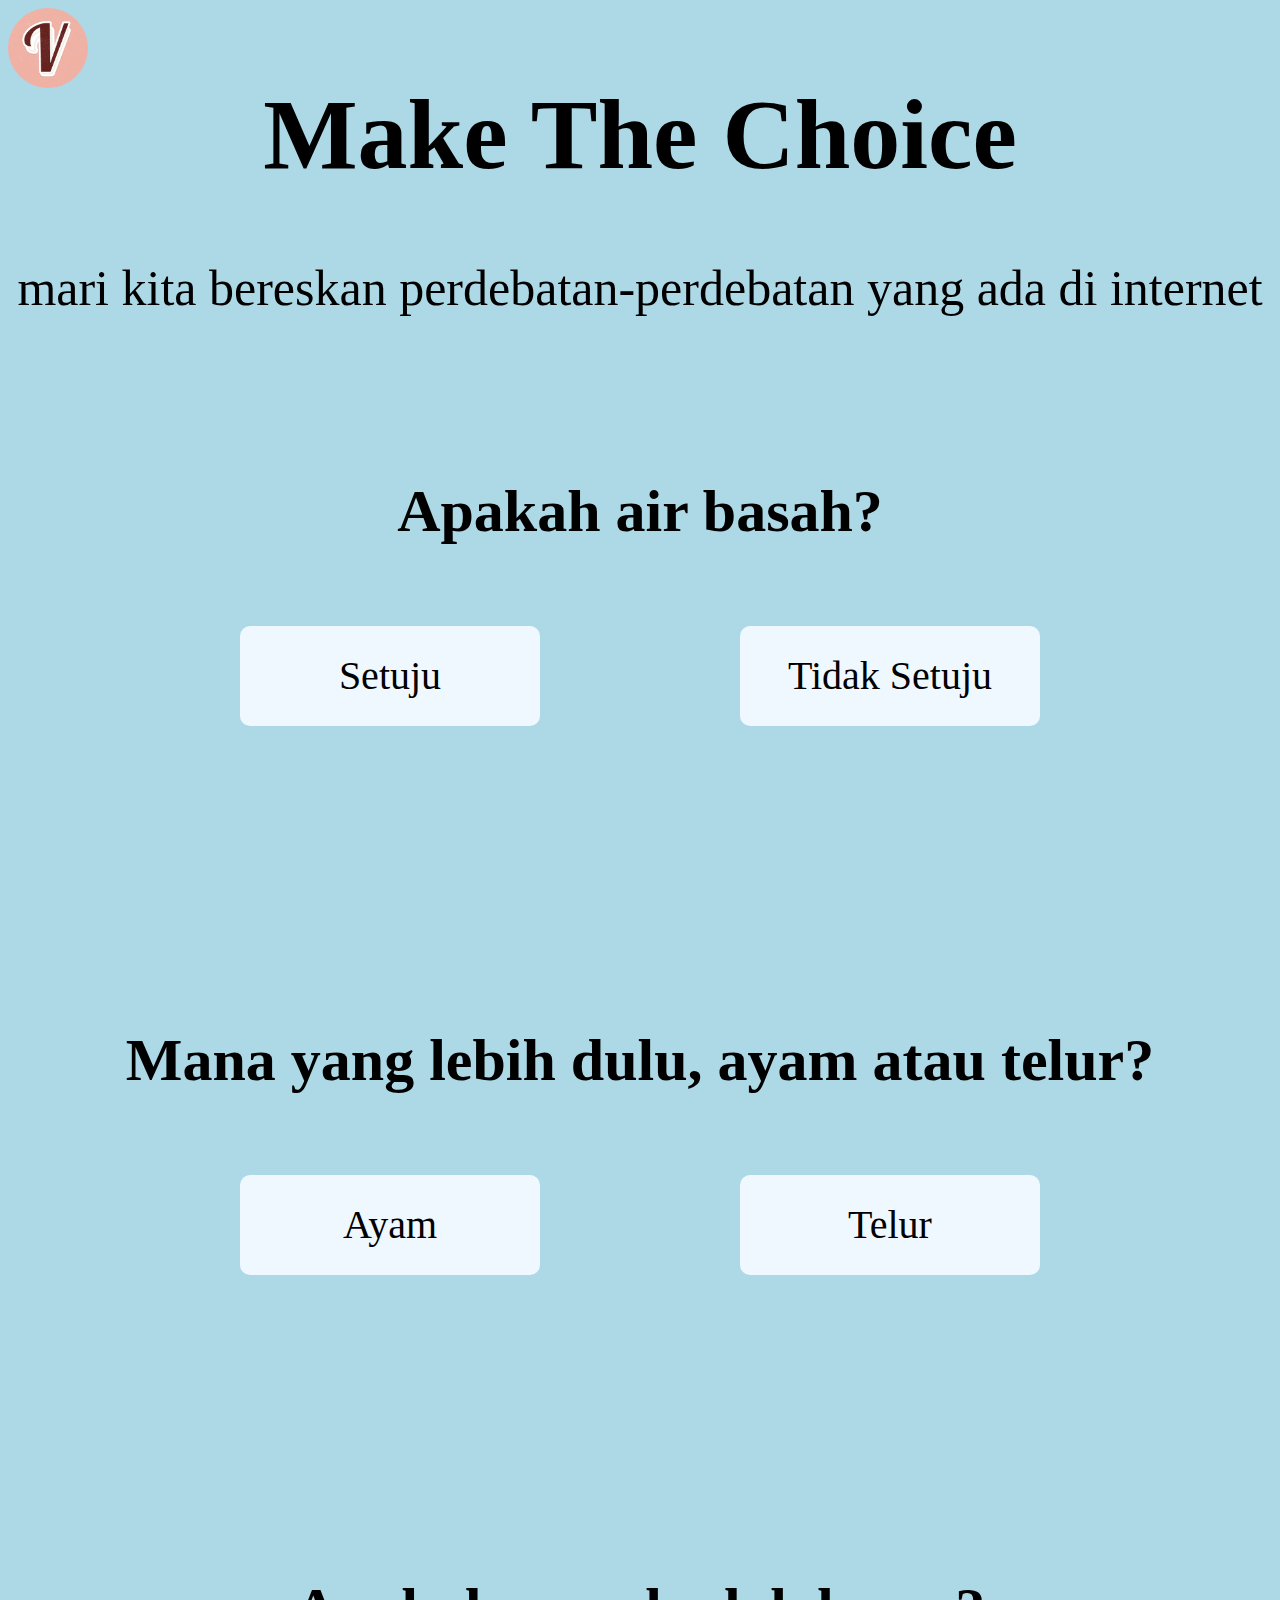
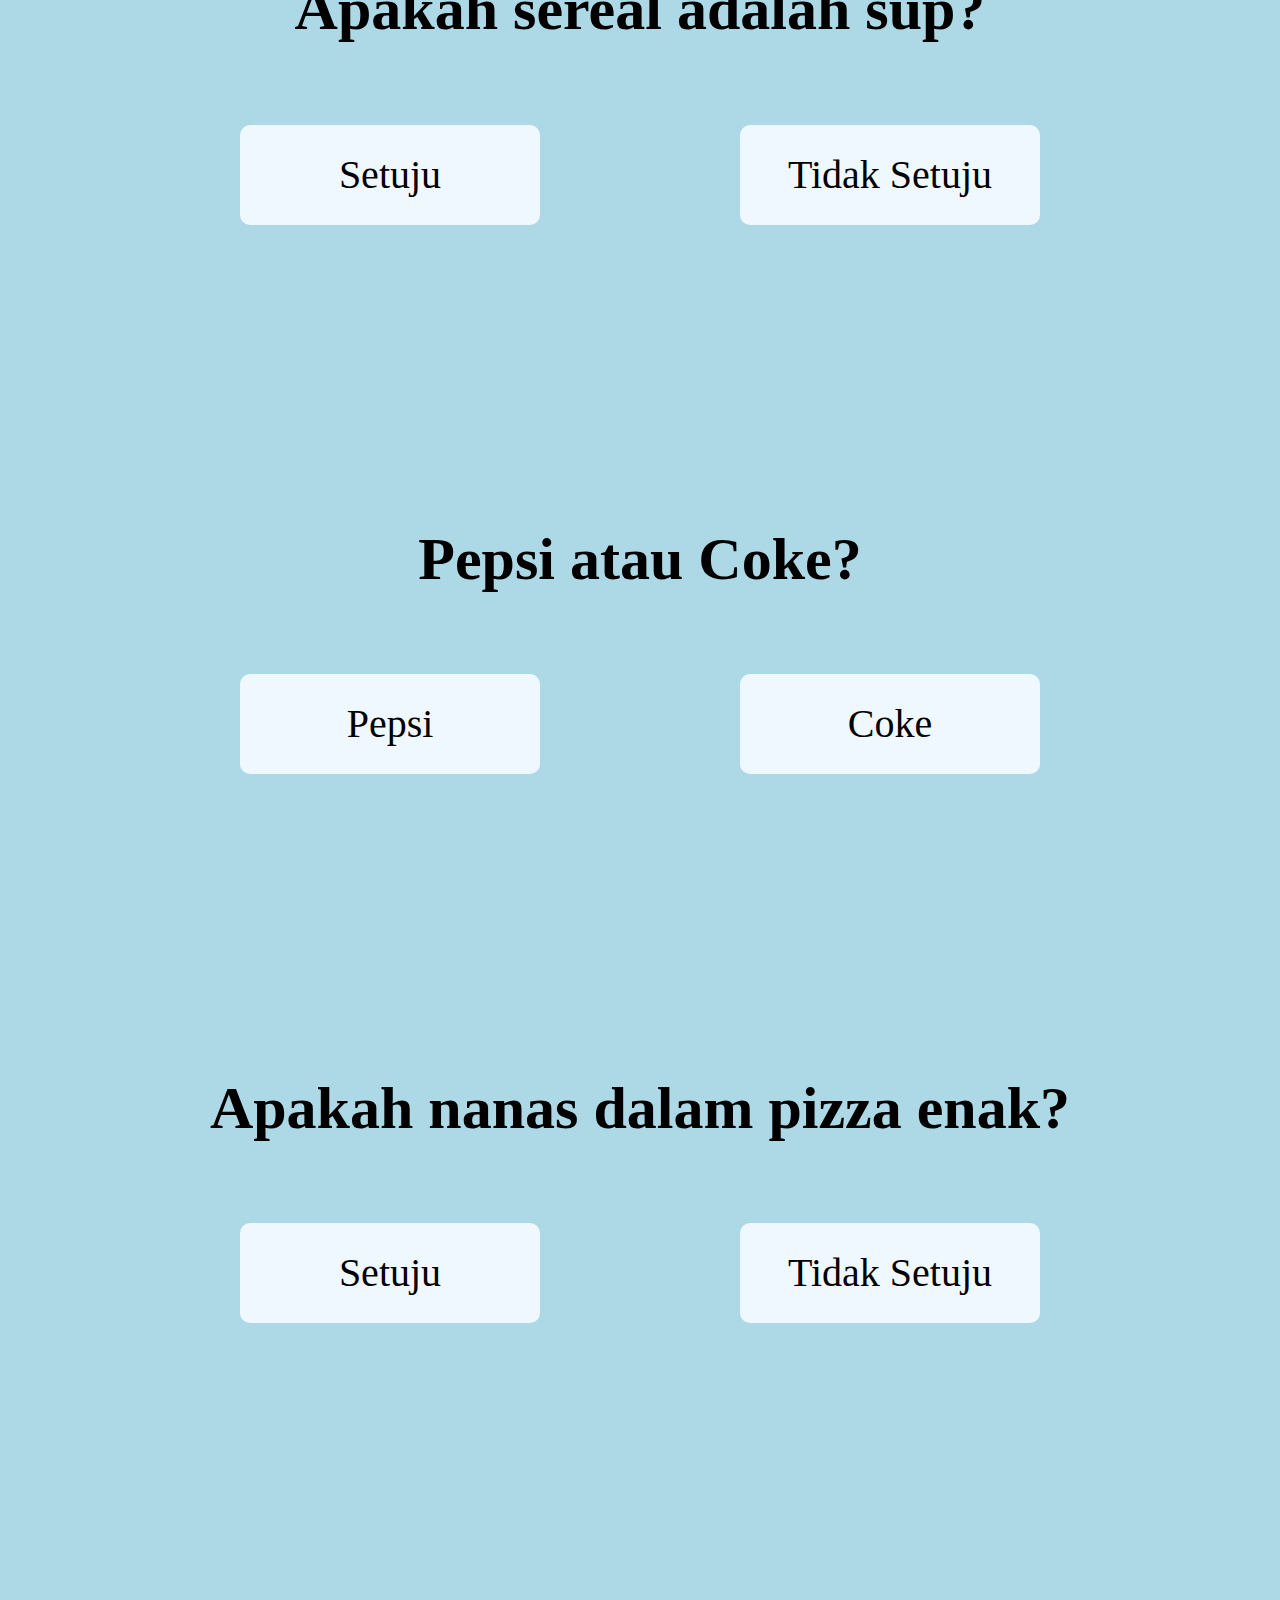
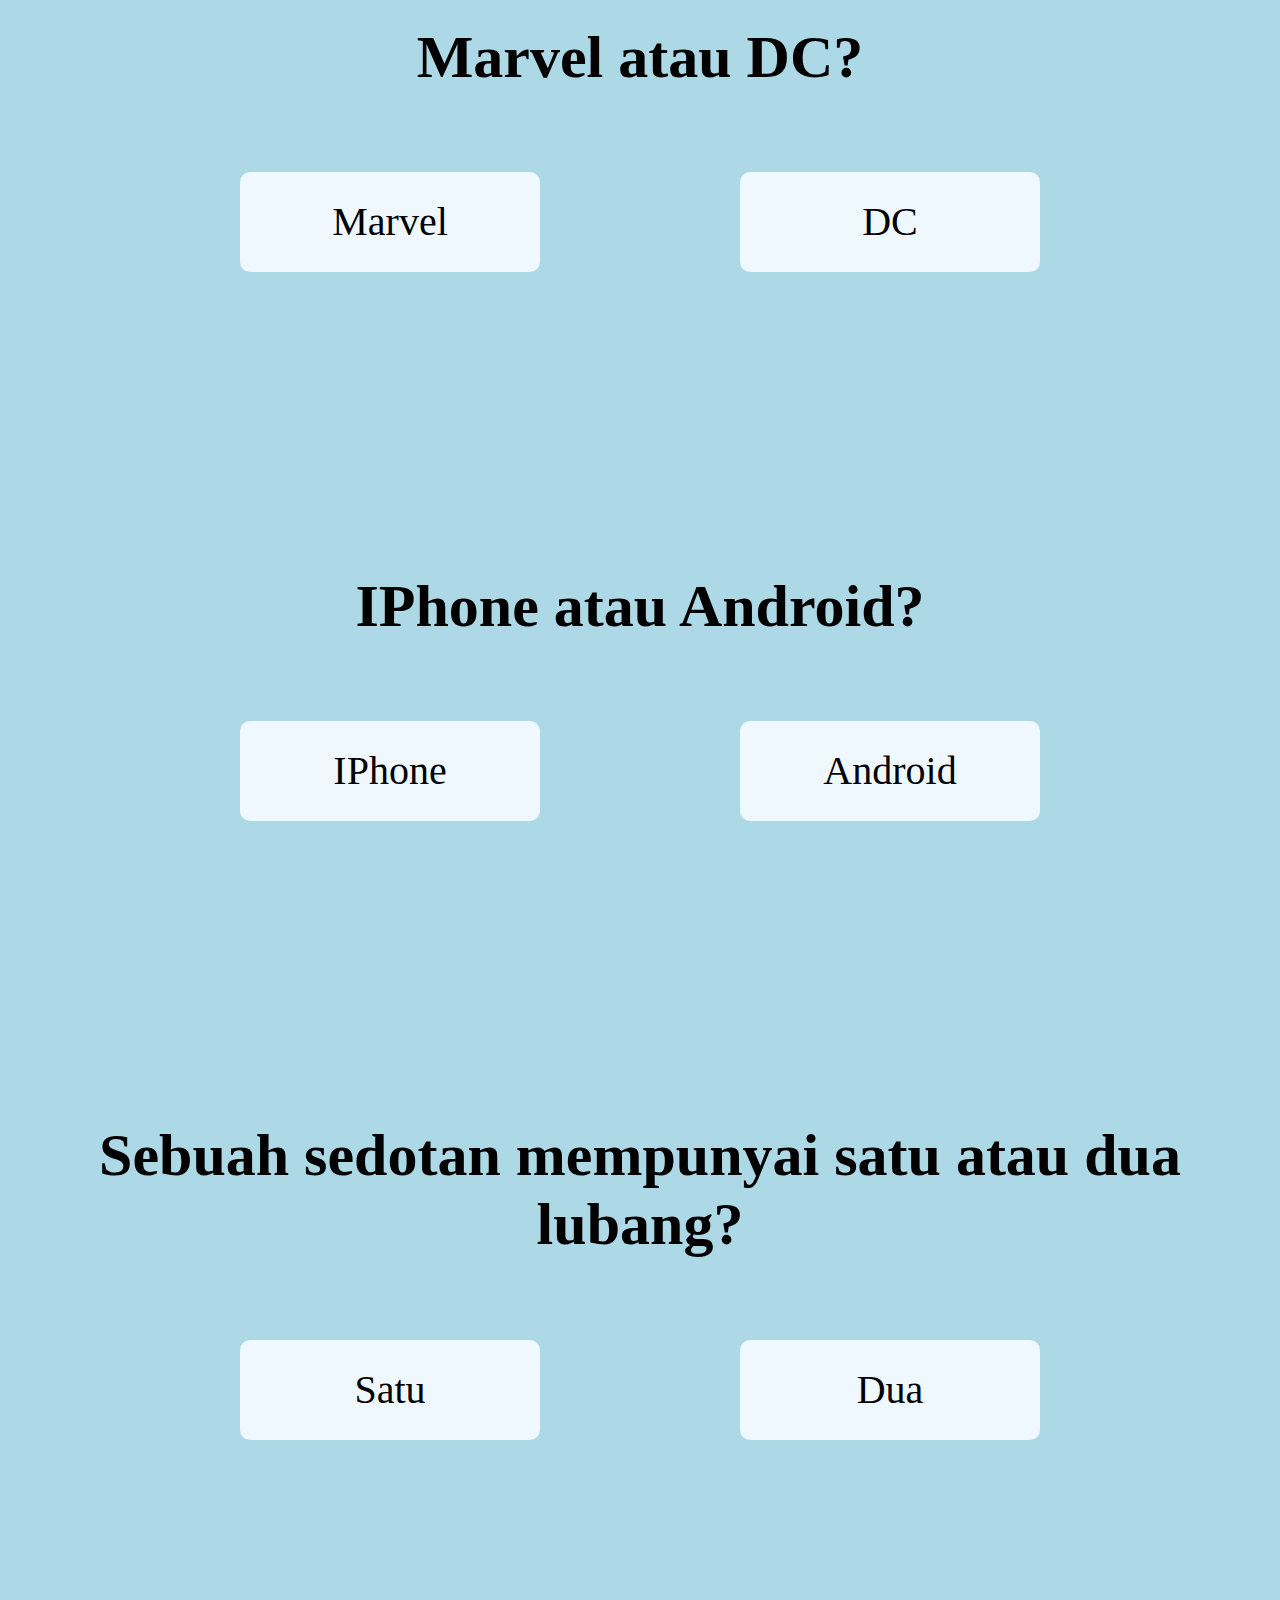
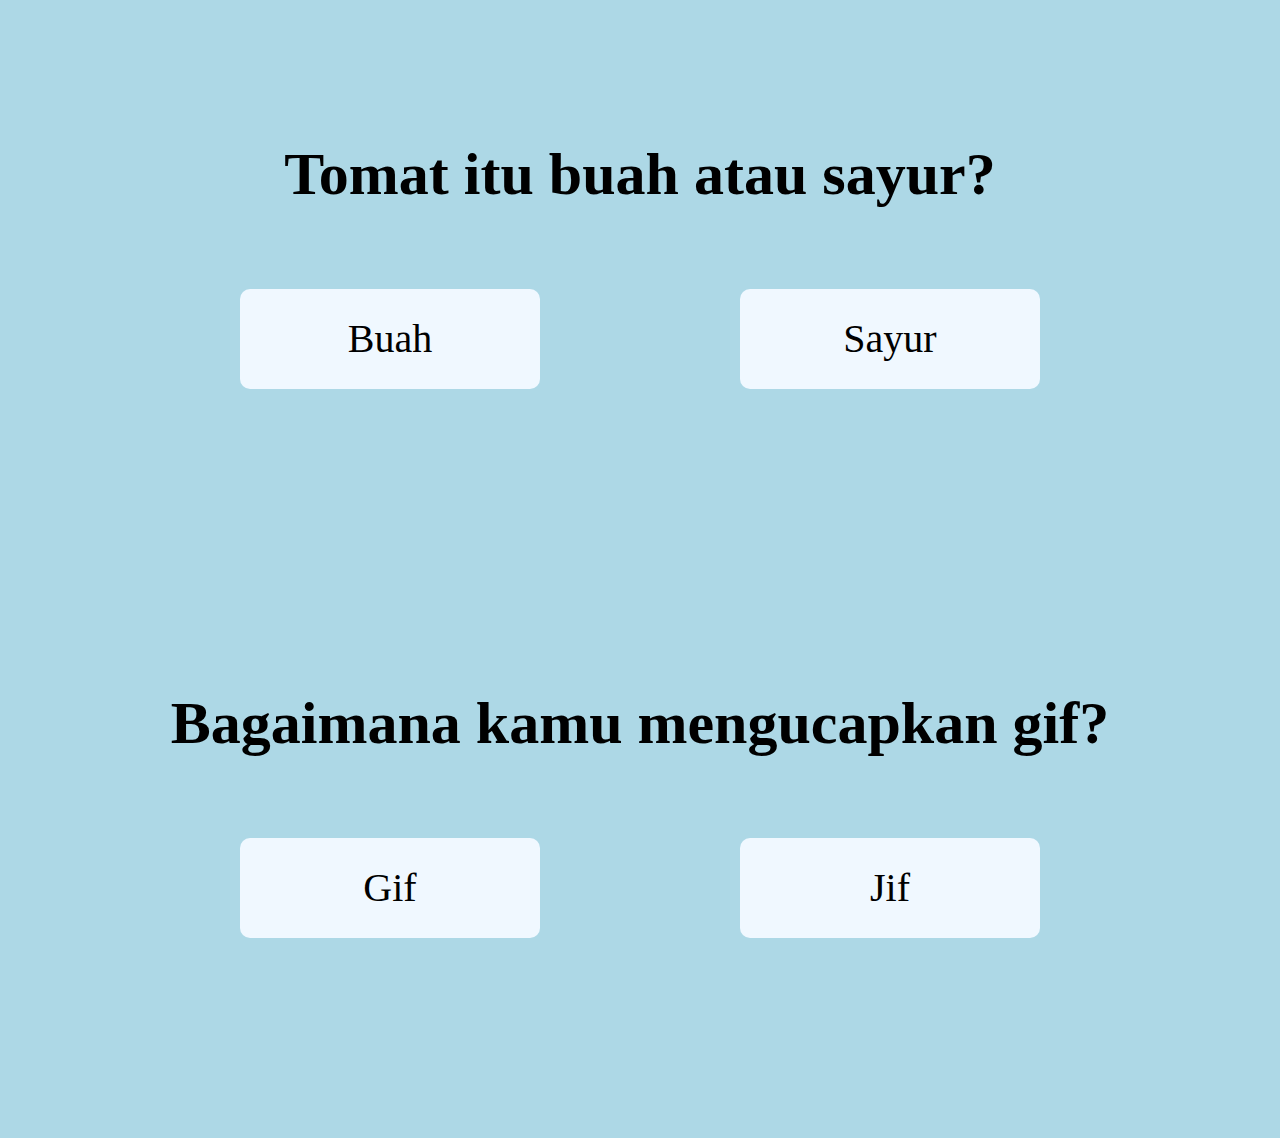
<file: makeTheChoice.html>
<!DOCTYPE html>
<html lang="en">
<head>
    <meta charset="UTF-8">
    <meta name="viewport" content="width=device-width, initial-scale=1.0">
    <title>Make The Choice</title>
    <link rel="stylesheet" href="makeTheChoice.css">
</head>
<body>
    
    <div class="konten">
        <div class="judul">
            <h1 id="main_judul">Make The Choice</h1>
            <p id="about_judul">mari kita bereskan perdebatan-perdebatan yang ada di internet</p>
        </div>

        <div class="questions" id="q1">
            <!-- is water wet? agree:60 disagree:40 -->
            <h1 class="q_judul">Apakah air basah?</h1>
            <div class="q_answer">
                <div class="q_answer1">
                    <p id="q1_a1" onclick="q1_reveal()">Setuju</p>
                </div>
                <div class="q_answer2">
                    <p id="q1_a2" onclick="q1_reveal()">Tidak Setuju</p>
                </div>
            </div>
            <div class="persentase" id="p1">
                <div class="p_1" id="p1_1">Setuju (60%)</div>
                <div class="p_2" id="p1_2">Tidak Setuju (40%)</div>
            </div>
        </div>
        
        <div class="questions" id="q2">
            <!-- what came first, the chicken or the egg? chicken:50 egg:50 -->
            <h1 class="q_judul">Mana yang lebih dulu, ayam atau telur?</h1>
            <div class="q_answer">
                <div class="q_answer1">
                    <p id="q2_a1" onclick="q2_reveal()">Ayam</p>
                </div>
                <div class="q_answer2">
                    <p id="q2_a2" onclick="q2_reveal()">Telur</p>
                </div>
            </div>
            <div class="persentase" id="p2">
                <div class="p_1" id="p2_1">Ayam (50%)</div>
                <div class="p_2" id="p2_2">Telur (50%)</div>
            </div>
        </div>
        
        <div class="questions" id="q3">
            <!-- is cereal a soup? agree:22 disagree:78 -->
            <h1 class="q_judul">Apakah sereal adalah sup?</h1>
            <div class="q_answer">
                <div class="q_answer1">
                    <p id="q3_a1" onclick="q3_reveal()">Setuju</p>
                </div>
                <div class="q_answer2">
                    <p id="q3_a2" onclick="q3_reveal()">Tidak Setuju</p>
                </div>
            </div>
            <div class="persentase" id="p3">
                <div class="p_1" id="p3_1">Setuju (22%)</div>
                <div class="p_2" id="p3_2">Tidak Setuju (78%)</div>
            </div>
        </div>
        
        <div class="questions" id="q4">
            <!-- pepsi or coke? pepsi:35 coke:65 -->
            <h1 class="q_judul">Pepsi atau Coke?</h1>
            <div class="q_answer">
                <div class="q_answer1">
                    <p id="q4_a1" onclick="q4_reveal()">Pepsi</p>
                </div>
                <div class="q_answer2">
                    <p id="q4_a2" onclick="q4_reveal()">Coke</p>
                </div>
            </div>
            <div class="persentase" id="p4">
                <div class="p_1" id="p4_1">Pepsi (35%)</div>
                <div class="p_2" id="p4_2">Coke (65%)</div>
            </div>
        </div>
        
        <div class="questions" id="q5">
            <!-- is pineapple on pizza good? agree:37 disagree:63 -->
            <h1 class="q_judul">Apakah nanas dalam pizza enak?</h1>
            <div class="q_answer">
                <div class="q_answer1">
                    <p id="q5_a1" onclick="q5_reveal()">Setuju</p>
                </div>
                <div class="q_answer2">
                    <p id="q5_a2" onclick="q5_reveal()">Tidak Setuju</p>
                </div>
            </div>
            <div class="persentase" id="p5">
                <div class="p_1" id="p5_1">Setuju (37%)</div>
                <div class="p_2" id="p5_2">Tidak Setuju (63%)</div>
            </div>
        </div>
        
        <div class="questions" id="q6">
            <!-- marvel or dc? marvel:82 dc:18 -->
            <h1 class="q_judul">Marvel atau DC?</h1>
            <div class="q_answer">
                <div class="q_answer1">
                    <p id="q6_a1" onclick="q6_reveal()">Marvel</p>
                </div>
                <div class="q_answer2">
                    <p id="q6_a2" onclick="q6_reveal()">DC</p>
                </div>
            </div>
            <div class="persentase" id="p6">
                <div class="p_1" id="p6_1">Marvel (82%)</div>
                <div class="p_2" id="p6_2">DC (18%)</div>
            </div>
        </div>
        
        <div class="questions" id="q7">
            <!-- IPhone or adnroid? iphone:62 android:38 -->
            <h1 class="q_judul">IPhone atau Android?</h1>
            <div class="q_answer">
                <div class="q_answer1">
                    <p id="q7_a1" onclick="q7_reveal()">IPhone</p>
                </div>
                <div class="q_answer2">
                    <p id="q7_a2" onclick="q7_reveal()">Android</p>
                </div>
            </div>
            <div class="persentase" id="p7">
                <div class="p_1" id="p7_1">IPhone (62%)</div>
                <div class="p_2" id="p7_2">Android (38%)</div>
            </div>
        </div>
        
        <div class="questions" id="q8">
            <!-- does a straw have one hole or two? one:60 two:40 -->
            <h1 class="q_judul">Sebuah sedotan mempunyai satu atau dua lubang?</h1>
            <div class="q_answer">
                <div class="q_answer1">
                    <p id="q8_a1" onclick="q8_reveal()">Satu</p>
                </div>
                <div class="q_answer2">
                    <p id="q8_a2" onclick="q8_reveal()">Dua</p>
                </div>
            </div>
            <div class="persentase" id="p8">
                <div class="p_1" id="p8_1">Satu (60%)</div>
                <div class="p_2" id="p8_2">Dua (40%)</div>
            </div>
        </div>
        
        <div class="questions" id="q9">
            <!-- is tomato a fruit or a vegetable? fruit:70 vegetable:30 -->
            <h1 class="q_judul">Tomat itu buah atau sayur?</h1>
            <div class="q_answer">
                <div class="q_answer1">
                    <p id="q9_a1" onclick="q9_reveal()">Buah</p>
                </div>
                <div class="q_answer2">
                    <p id="q9_a2" onclick="q9_reveal()">Sayur</p>
                </div>
            </div>
            <div class="persentase" id="p9">
                <div class="p_1" id="p9_1">Buah (70%)</div>
                <div class="p_2" id="p9_2">Sayur (30%)</div>
            </div>
        </div>
        
        <div class="questions" id="q10">
            <!-- how do you pronounce gif? gif:84 jif:16 -->
            <h1 class="q_judul">Bagaimana kamu mengucapkan gif?</h1>
            <div class="q_answer">
                <div class="q_answer1">
                    <p id="q10_a1" onclick="q10_reveal()">Gif</p>
                </div>
                <div class="q_answer2">
                    <p id="q10_a2" onclick="q10_reveal()">Jif</p>
                </div>
            </div>
            <div class="persentase" id="p10">
                <div class="p_1" id="p10_1">Gif (84%)</div>
                <div class="p_2" id="p10_2">Jif (16%)</div>
            </div>
        </div>
    </div>
    <div class="logo">
        <a href="index.html">
            <div>
                <img src="logoV.jpg" alt="">
            </div>
        </a>
    </div>
    <div class="navigasi">
        <a href="index.html" class="logo_nav">
            <div>
                <img src="logoV.jpg" alt="">
            </div>
        </a>
        <div class="navbar">
            <a href="futurePredictions.html"><p>Future Predictions</p></a>
            <a href="makeTheChoice.html"><p>Make The Choice</p></a>
            <a href="myDesignCollection.html"><p>My Design Collection</p></a>
            <a href="beMyFriend.html"><p>Be My Friend</p></a>
            <a href="controlTheImage.html"><p>Control The Image</p></a>
            <a href="eatUp.html"><p>Eat Up</p></a>
            <a href="spend.html"><p>Spend</p></a>
            <a href="aboutUs.html"><p>About Us</p></a>
        </div>
    </div>

    <script>
        function q1_reveal() {
            document.getElementById("p1").style.visibility = "visible";
        }
        function q2_reveal() {
            document.getElementById("p2").style.visibility = "visible";
        }
        function q3_reveal() {
            document.getElementById("p3").style.visibility = "visible";
        }
        function q4_reveal() {
            document.getElementById("p4").style.visibility = "visible";
        }
        function q5_reveal() {
            document.getElementById("p5").style.visibility = "visible";
        }
        function q6_reveal() {
            document.getElementById("p6").style.visibility = "visible";
        }
        function q7_reveal() {
            document.getElementById("p7").style.visibility = "visible";
        }
        function q8_reveal() {
            document.getElementById("p8").style.visibility = "visible";
        }
        function q9_reveal() {
            document.getElementById("p9").style.visibility = "visible";
        }
        function q10_reveal() {
            document.getElementById("p10").style.visibility = "visible";
        }
    </script>
</body>
</html>
</file>
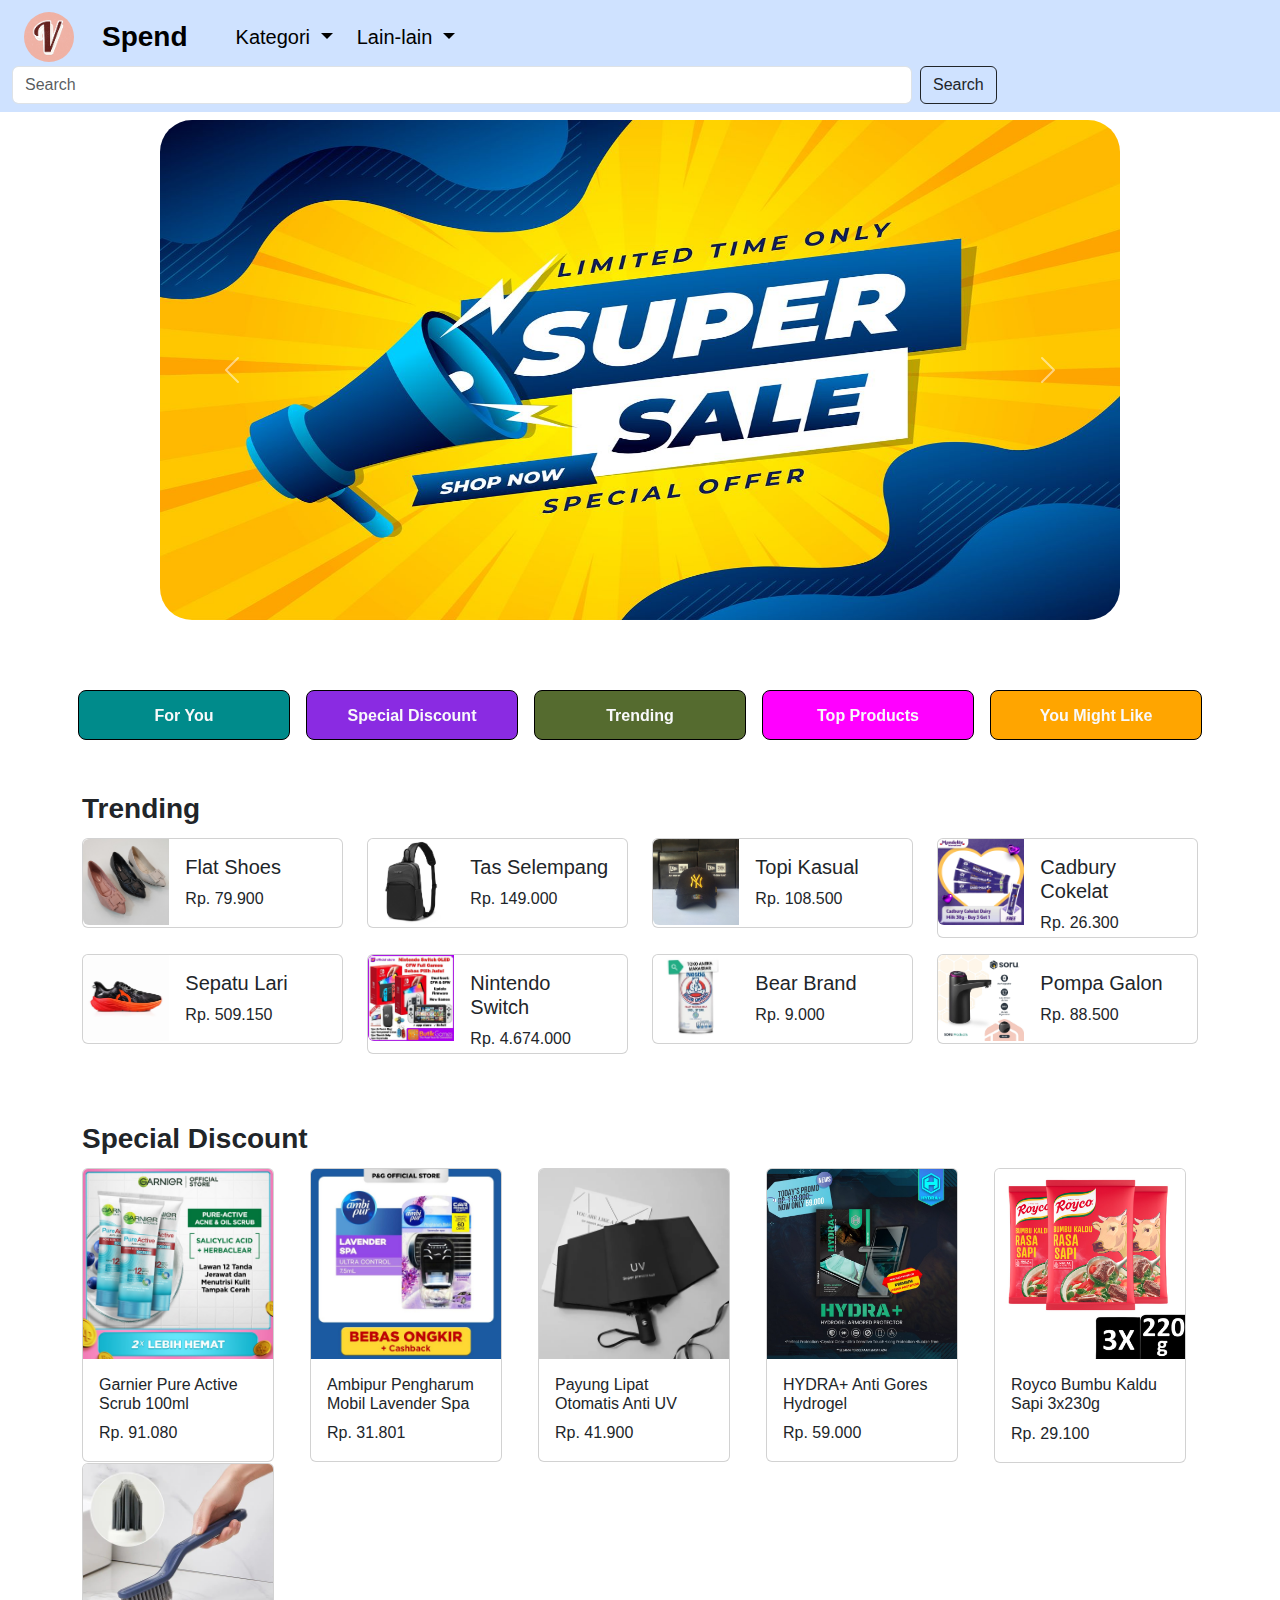
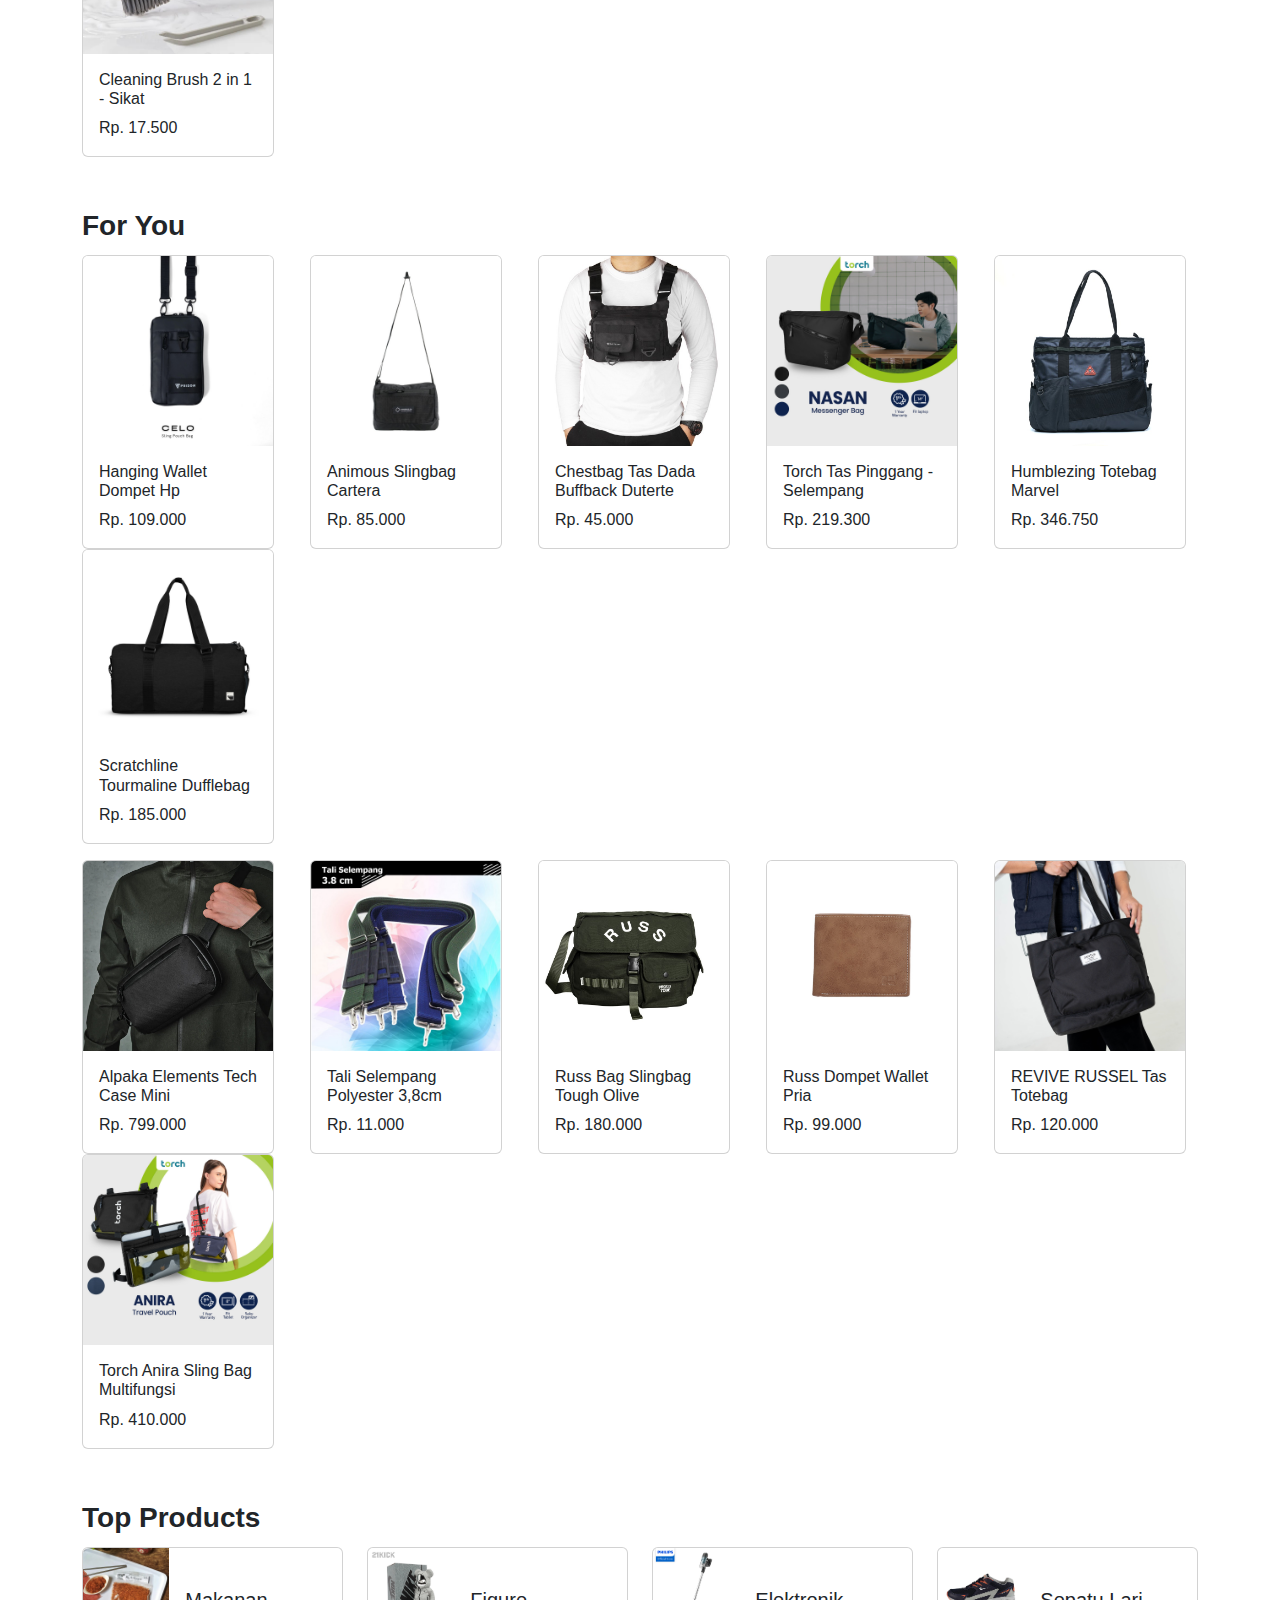
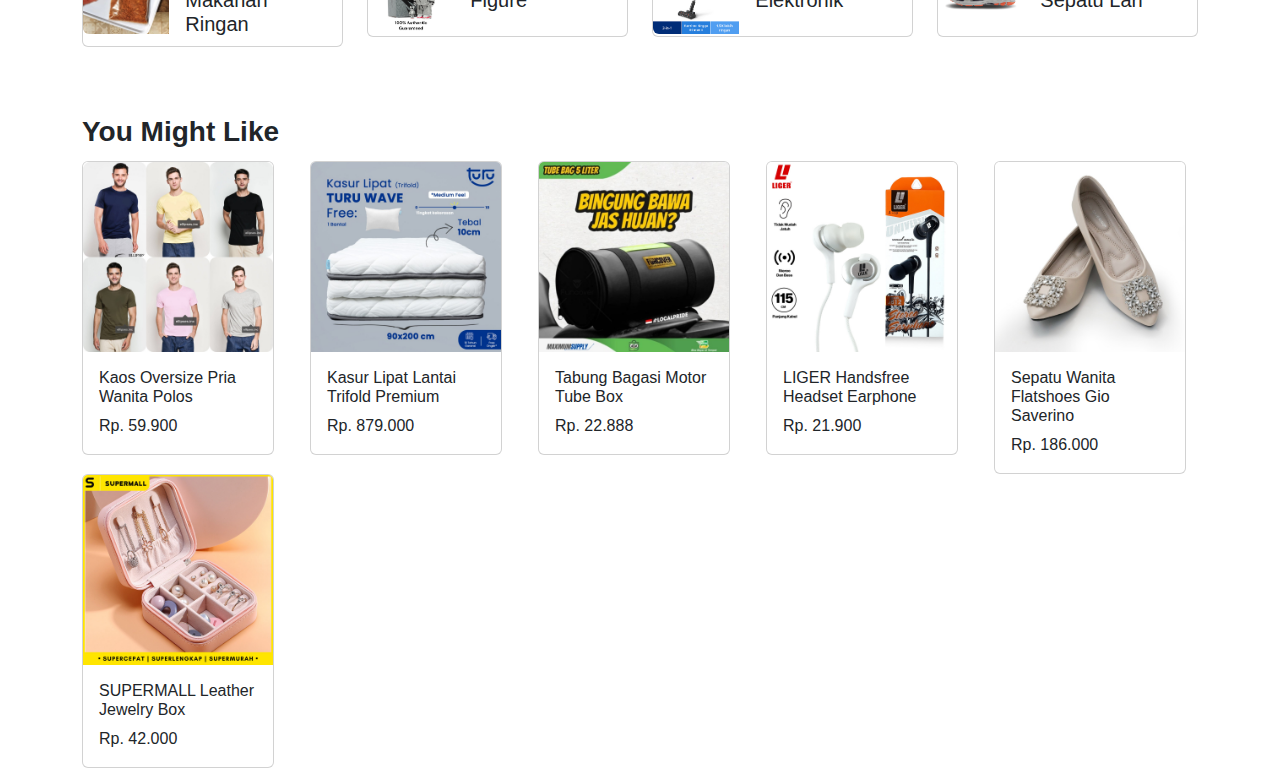
<file: spend.html>
<!DOCTYPE html>
<html lang="en">
<head>
    <meta charset="UTF-8">
    <meta name="viewport" content="width=device-width, initial-scale=1.0">
    <title>Spend</title>
    <link href="https://cdn.jsdelivr.net/npm/bootstrap@5.3.3/dist/css/bootstrap.min.css" rel="stylesheet" integrity="sha384-QWTKZyjpPEjISv5WaRU9OFeRpok6YctnYmDr5pNlyT2bRjXh0JMhjY6hW+ALEwIH" crossorigin="anonymous">
    <script src="https://cdn.jsdelivr.net/npm/@popperjs/core@2.11.8/dist/umd/popper.min.js" integrity="sha384-I7E8VVD/ismYTF4hNIPjVp/Zjvgyol6VFvRkX/vR+Vc4jQkC+hVqc2pM8ODewa9r" crossorigin="anonymous"></script>
    <script src="https://cdn.jsdelivr.net/npm/bootstrap@5.3.3/dist/js/bootstrap.min.js" integrity="sha384-0pUGZvbkm6XF6gxjEnlmuGrJXVbNuzT9qBBavbLwCsOGabYfZo0T0to5eqruptLy" crossorigin="anonymous"></script>
    <script src="https://code.jquery.com/jquery-3.5.1.min.js"></script>

    <style>
        *{
            font-family: 'Segoe UI', Tahoma, Geneva, Verdana, sans-serif;
        }

        .navbar-toggler:focus {
          outline: none;
          box-shadow: none;
        }
    </style>

</head>
<body>
  <div style="width: 100%;">
    <nav class="navbar bg-primary-subtle fixed-top">
      <div class="container-fluid">
        <button class="navbar-toggler" type="button" data-bs-toggle="offcanvas" data-bs-target="#offcanvasNavbar" aria-controls="offcanvasNavbar" aria-label="Toggle navigation" style="border: none;">
          <img src="logoV.jpg" alt="Bootstrap" width="50" height="50" style="border-radius: 50%;">
        </button>
        <div class="offcanvas offcanvas-start" tabindex="-1" id="offcanvasNavbar" aria-labelledby="offcanvasNavbarLabel">
          <div class="offcanvas-header">
            <h1 class="offcanvas-title" id="offcanvasNavbarLabel">val</h1>
            <button type="button" class="btn-close" data-bs-dismiss="offcanvas" aria-label="Close"></button>
          </div>
          <div class="offcanvas-body">
            <ul class="navbar-nav justify-content-start flex-grow-1 pe-3">
              <li class="nav-item">
                <a class="nav-link active" aria-current="page" href="index.html">Home</a>
              </li>
              <li class="nav-item dropdown">
                <a class="nav-link dropdown-toggle" href="#" role="button" data-bs-toggle="dropdown" aria-expanded="false">
                  Other Pages
                </a>
                <ul class="dropdown-menu">
                  <li><a class="dropdown-item" href="futurePredictions.html">Future Predictions</a></li>
                  <li><a class="dropdown-item" href="makeTheChoice.html">Make The Choice</a></li>
                  <li><a class="dropdown-item" href="myDesignCollection.html">My Design Collection</a></li>
                  <li><a class="dropdown-item" href="beMyFriend.html">Be My Friend</a></li>
                  <li><a class="dropdown-item" href="controlTheImage.html">Control The Image</a></li>
                  <li><a class="dropdown-item" href="eatUp.html">Eat Up</a></li>
                  <li><a class="dropdown-item" href="spend.html">Spend</a></li>
                </ul>
              </li>
              <li class="nav-item">
                <a class="nav-link active" aria-current="page" href="aboutUs.html">About Us</a>
              </li>
            </ul>
          </div>
        </div>
        <a class="navbar-brand fw-bold fs-3 ms-3" href="#">Spend</a>
          <ul class="navbar-brand me-auto mb-2 mb-lg-0" style="display: flex; list-style-type: none;">
            <li class="nav-item dropdown">
              <a class="nav-link dropdown-toggle" href="#" role="button" data-bs-toggle="dropdown" aria-expanded="false">
                Kategori
              </a>
              <ul class="dropdown-menu">
                <li><a class="dropdown-item" href="#" onclick="showModal('Rumah Tangga', 'Kamu dapat membeli berbagai macam keperluan rumah tangga dalam kategori ini')">Rumah Tangga</a></li>
                <li><a class="dropdown-item" href="#" onclick="showModal('Elektronik', 'Alat-alat elektronikmu akan lebih lengkap untuk membantu keperluan sehari-hari')">Elektronik</a></li>
                <li><a class="dropdown-item" href="#" onclick="showModal('Fashion', 'Perbagus tampilanmu dengan berbagai jenis pakaian yang tentunya terjamin')">Fashion</a></li>
                <li><a class="dropdown-item" href="#" onclick="showModal('Gaming', 'Kamu dapat membeli berbagai peralatan gaming untuk menghilangkan rasa bosanmu')">Gaming</a></li>
                <li><a class="dropdown-item" href="#" onclick="showModal('Kecantikan', 'Rawat dan percantik dirimu sendiri dengan alat dan barang kecantikan yang tersedia')">Kecantikan</a></li>
                <li><a class="dropdown-item" href="#" onclick="showModal('Makanan & Minuman', 'Jangan tahan rasa lapar dan hausmu, dijamin enak-enak semua')">Makanan & Minuman</a></li>
                <li><a class="dropdown-item" href="#" onclick="showModal('Olahraga', 'Kamu dapat membeli berbagai peralatan olahraga dalam kategori ini')">Olahraga</a></li>
                <li><a class="dropdown-item" href="#" onclick="showModal('Otomotif', 'Kamu dapat membeli berbagai alat dan barang otomotif dalam kategori ini')">Otomotif</a></li>
                <li><a class="dropdown-item" href="#" onclick="showModal('Kesehatan', 'Jaga kesehatan tubuhmu, kami juga sedia dalam keadaan darurat')">Kesehatan</a></li>
              </ul>
            </li>
            <li class="nav-item dropdown ms-4">
              <a class="nav-link dropdown-toggle" href="#" role="button" data-bs-toggle="dropdown" aria-expanded="false">
                Lain-lain
              </a>
              <ul class="dropdown-menu">
                <li><a class="dropdown-item" href="#" onclick="showModal('Pulsa', 'Telepon dan SMS dimanapun dan kapanpun')">Pulsa</a></li>
                <li><a class="dropdown-item" href="#" onclick="showModal('Paket Data', 'Buat dirimu lebih asik dimanapun dan kapanpun')">Paket Data</a></li>
                <li><a class="dropdown-item" href="#" onclick="showModal('Listrik PLN', 'Zaman sekarang masa tidak ada listrik')">LIstrik PLN</a></li>
                <li><a class="dropdown-item" href="#" onclick="showModal('BPJS', 'Asuransi adalah hal yang akan membantumu di masa depan')">BPJS</a></li>
                <li><a class="dropdown-item" href="#" onclick="showModal('Internet dan TV Kabel', 'Rumah juga harus dibuat asik, sediakan internet dan TV kabel')">Internet dan TV Kabel</a></li>
                <li><a class="dropdown-item" href="#" onclick="showModal('Air PDAM', 'Air adalah salah satu kebutuhan sehari-hari yang sangat penting')">Air PDAM</a></li>
              </ul>
            </li>
          </ul>
          <form class="d-flex" role="search">
            <input class="form-control me-2" type="search" placeholder="Search" aria-label="Search" style="width: 900px;">
            <button class="btn btn-outline-info text-dark border-dark" type="submit">Search</button>
          </form>
      </div>
    </nav>

      <div id="carouselExampleAutoplaying" class="carousel slide mx-auto" data-bs-ride="carousel" style="width: 75%; height: 500px; margin-top: 120px;">
        <div class="carousel-inner">
          <div class="carousel-item active">
            <img src="carousel_img/super_sale.jpg" class="d-block w-100 rounded-5" alt="..." style="max-height: 500px;">
          </div>
          <div class="carousel-item">
            <img src="carousel_img/food_promo.jpeg" class="d-block w-100 rounded-5" alt="..." style="max-height: 500px;">
          </div>
          <div class="carousel-item">
            <img src="carousel_img/promo_ramadhan.jpg" class="d-block w-100 rounded-5" alt="..." style="max-height: 500px;">
          </div>
        </div>
        <button class="carousel-control-prev" type="button" data-bs-target="#carouselExampleAutoplaying" data-bs-slide="prev">
          <span class="carousel-control-prev-icon" aria-hidden="true"></span>
          <span class="visually-hidden">Previous</span>
        </button>
        <button class="carousel-control-next" type="button" data-bs-target="#carouselExampleAutoplaying" data-bs-slide="next">
          <span class="carousel-control-next-icon" aria-hidden="true"></span>
          <span class="visually-hidden">Next</span>
        </button>
      </div>

      <div class="container text-center text-light fw-bolder sticky-top" style="top: 100px; margin-top: 70px;">
        <div class="row">
          <div class="col border border-black mx-2 rounded-3" style="height: 50px; line-height: 50px; background-color: darkcyan;" id="foryou">
            For You
          </div>
          <div class="col border border-black mx-2 rounded-3" style="height: 50px; line-height: 50px; background-color: blueviolet;" id="discount">
            Special Discount
          </div>
          <div class="col border border-black mx-2 rounded-3" style="height: 50px; line-height: 50px; background-color: darkolivegreen;" id="trending">
            Trending
          </div>
          <div class="col border border-black mx-2 rounded-3" style="height: 50px; line-height: 50px; background-color: fuchsia;" id="topproducts">
            Top Products
          </div>
          <div class="col border border-black mx-2 rounded-3" style="height: 50px; line-height: 50px; background-color: orange;" id="youmightlike">
            You Might Like
          </div>
        </div>
      </div>

      <!-- Trending -->
      <div class="container mt-5" id="trendingPart">
        <div class="fs-3 fw-bold mb-2">Trending</div>
        <div class="row">
          <div class="col" onclick="location.href='https\://www.tokopedia.com/winodofficialshop/winod-eroti-flatshoes-inner-busa-size-37-40-ready-6-warna-ivory-40?extParam=ivf%3Dfalse';">
            <div class="card mb-3" style="max-width: 300px; max-height: 100px;">
              <div class="row g-0">
                <div class="col-md-4">
                  <img src="items_img/flat-shoes.jpg" class="img-fluid rounded-start" alt="...">
                </div>
                <div class="col-md-8">
                  <div class="card-body">
                    <h5 class="card-title">Flat Shoes</h5>
                    <p class="card-text">Rp. 79.900</p>
                  </div>
                </div>
              </div>
            </div>
          </div>
          <div class="col" onclick="location.href='https\://www.tokopedia.com/elitegen/tas-selempang-pria-waist-bag-sling-bag-tp8088?src=topads';">
            <div class="card mb-3" style="max-width: 300px; max-height: 100px;">
              <div class="row g-0">
                <div class="col-md-4">
                  <img src="items_img/tas-selempang.jpg" class="img-fluid rounded-start" alt="...">
                </div>
                <div class="col-md-8">
                  <div class="card-body">
                    <h5 class="card-title">Tas Selempang</h5>
                    <p class="card-text">Rp. 149.000</p>
                  </div>
                </div>
              </div>
            </div>
          </div>
          <div class="col" onclick="location.href='https\://www.tokopedia.com/desulthanstore/topi-new-era-9forty-baseball-hat-ny-boston-red-sox-grade-original-1-hitam-emas-topi-saja?extParam=ivf%3Dfalse&src=topads;">
            <div class="card mb-3" style="max-width: 300px; max-height: 100px;">
              <div class="row g-0">
                <div class="col-md-4">
                  <img src="items_img/topi-kasual.jpg" class="img-fluid rounded-start" alt="...">
                </div>
                <div class="col-md-8">
                  <div class="card-body">
                    <h5 class="card-title">Topi Kasual</h5>
                    <p class="card-text">Rp. 108.500</p>
                  </div>
                </div>
              </div>
            </div>
          </div>
          <div class="col" onclick="location.href='https\://www.tokopedia.com/mondelez/cadbury-cokelat-dairy-milk-30g-buy-3-get-1?extParam=ivf%3Dfalse%26whid%3D13056835&src=topads';">
            <div class="card mb-3" style="max-width: 300px; max-height: 100px;">
              <div class="row g-0">
                <div class="col-md-4">
                  <img src="items_img/cadbury-cokelat-diary.jpg" class="img-fluid rounded-start" alt="...">
                </div>
                <div class="col-md-8">
                  <div class="card-body">
                    <h5 class="card-title">Cadbury Cokelat</h5>
                    <p class="card-text">Rp. 26.300</p>
                  </div>
                </div>
              </div>
            </div>
          </div>
        </div>
        <div class="row">
          <div class="col" onclick="location.href='https\://www.tokopedia.com/ranksports/sepatu-lari-running-ortuseight-hyperblast-1-3-white-cloud-blue-aqua-45-a81ff?extParam=ivf%3Dfalse%26src%3Dsearch%26whid%3D15027870';">
            <div class="card mb-3" style="max-width: 300px; max-height: 100px;">
              <div class="row g-0">
                <div class="col-md-4">
                  <img src="items_img/sepatu-lari.jpg" class="img-fluid rounded-start" alt="...">
                </div>
                <div class="col-md-8">
                  <div class="card-body">
                    <h5 class="card-title">Sepatu Lari</h5>
                    <p class="card-text">Rp. 509.150</p>
                  </div>
                </div>
              </div>
            </div>
          </div>
          <div class="col" onclick="location.href='https\://www.tokopedia.com/butikgames/nintendo-switch-oled-cfw-128gb-256gb-512gb-full-game-putih-128gb-edccc?extParam=ivf%3Dfalse%26src%3Dsearch';">
            <div class="card mb-3" style="max-width: 300px; max-height: 100px;">
              <div class="row g-0">
                <div class="col-md-4">
                  <img src="items_img/nintendo-switch.jpg" class="img-fluid rounded-start" alt="...">
                </div>
                <div class="col-md-8">
                  <div class="card-body">
                    <h5 class="card-title">Nintendo Switch</h5>
                    <p class="card-text">Rp. 4.674.000</p>
                  </div>
                </div>
              </div>
            </div>
          </div>
          <div class="col" onclick="location.href='https\://www.tokopedia.com/lightinglord/susu-steril-bear-brand-kaleng-penyok?extParam=ivf%3Dfalse%26src%3Dsearch';">
            <div class="card mb-3" style="max-width: 300px; max-height: 100px;">
              <div class="row g-0">
                <div class="col-md-4">
                  <img src="items_img/susu-bear-brand.jpg" class="img-fluid rounded-start" alt="...">
                </div>
                <div class="col-md-8">
                  <div class="card-body">
                    <h5 class="card-title">Bear Brand</h5>
                    <p class="card-text">Rp. 9.000</p>
                  </div>
                </div>
              </div>
            </div>
          </div>
          <div class="col" onclick="location.href='https\://www.tokopedia.com/soruindonesia/pompa-air-galon-elektrik-usb-dispenser-rechargeable-black?extParam=ivf%3Dfalse%26whid%3D12669178&src=topads';">
            <div class="card mb-3" style="max-width: 300px; max-height: 100px;">
              <div class="row g-0">
                <div class="col-md-4">
                  <img src="items_img/pompa-galon-elektrik.png" class="img-fluid rounded-start" alt="...">
                </div>
                <div class="col-md-8">
                  <div class="card-body">
                    <h5 class="card-title">Pompa Galon</h5>
                    <p class="card-text">Rp. 88.500</p>
                  </div>
                </div>
              </div>
            </div>
          </div>
        </div>
      </div>

      <!-- Special Discount -->
      <div class="container mt-5" id="discountPart">
        <div class="fs-3 fw-bold mb-2">Special Discount</div>
        <div class="row">
          <div class="col" onclick="location.href='https\://www.tokopedia.com/garnierofficial/garnier-pure-active-scrub-100ml-pack-of-3?extParam=ivf%3Dfalse%26src%3Dsearch';">
            <div class="card" style="width: 12rem;">
              <img src="items_img/garnier-pure.jpg" class="card-img-top" alt="...">
              <div class="card-body">
                <h5 class="card-title" style="font-size: medium;">Garnier Pure Active Scrub 100ml</h5>
                <p class="card-text">Rp. 91.080</p>
              </div>
            </div>
          </div>
          <div class="col" onclick="location.href='https\://www.tokopedia.com/pgofficialstore/ambipur-pengharum-mobil-lavender-spa-starter-kit-ultra-7-5-ml?extParam=cmp%3D1%26ivf%3Dfalse%26src%3Dsearch';">
            <div class="card" style="width: 12rem;">
              <img src="items_img/ambipur-pengharum.jpg" class="card-img-top" alt="...">
              <div class="card-body">
                <h5 class="card-title" style="font-size: medium;">Ambipur Pengharum Mobil Lavender Spa</h5>
                <p class="card-text">Rp. 31.801</p>
              </div>
            </div>
          </div>
          <div class="col" onclick="location.href='https\://www.tokopedia.com/miisooid/miisoo-payung-anti-uv-korea-style-payung-lipat-otomatis-anti-sinar-uv-putih-bulu?extParam=ivf%3Dtrue%26src%3Dsearch';">
            <div class="card" style="width: 12rem;">
              <img src="items_img/payung-lipat.jpg" class="card-img-top" alt="...">
              <div class="card-body">
                <h5 class="card-title" style="font-size: medium;">Payung Lipat Otomatis Anti UV</h5>
                <p class="card-text">Rp. 41.900</p>
              </div>
            </div>
          </div>
          <div class="col" onclick="location.href='https\://www.tokopedia.com/hydraplusofficial/hydra-lg-v30-anti-gores-hydrogel-tempered-glass-full?extParam=ivf%3Dfalse&src=topads';">
            <div class="card" style="width: 12rem;">
              <img src="items_img/hydra.jpg" class="card-img-top" alt="...">
              <div class="card-body">
                <h5 class="card-title" style="font-size: medium;">HYDRA+ Anti Gores Hydrogel</h5>
                <p class="card-text">Rp. 59.000</p>
              </div>
            </div>
          </div>
          <div class="col" onclick="location.href='https\://www.tokopedia.com/unilever/royco-bumbu-kaldu-sapi-230g-multi-pack';">
            <div class="card" style="width: 12rem;">
              <img src="items_img/royco-bumbu.png" class="card-img-top" alt="...">
              <div class="card-body">
                <h5 class="card-title" style="font-size: medium;">Royco Bumbu Kaldu Sapi 3x230g</h5>
                <p class="card-text">Rp. 29.100</p>
              </div>
            </div>
          </div>
          <div class="col" onclick="location.href='https\://www.tokopedia.com/movioofficialstore/cleaning-brush-2-in-1-sikat-toilet-sikat-dapur-capitan-wastafel-sale-white-2in1-a45d3?extParam=ivf%3Dfalse%26src%3Dsearch&refined=true';">
            <div class="card" style="width: 12rem;">
              <img src="items_img/cleaning-brush.jpg" class="card-img-top" alt="...">
              <div class="card-body">
                <h5 class="card-title" style="font-size: medium;">Cleaning Brush 2 in 1 - Sikat</h5>
                <p class="card-text">Rp. 17.500</p>
              </div>
            </div>
          </div>
        </div>
      </div>
      
      <!-- For You -->
      <div class="container mt-5" id="foryouPart">
        <div class="fs-3 fw-bold mb-2">For You</div>
        <div class="row">
          <div class="col" onclick="location.href='https\://www.tokopedia.com/prison/prison-dompet-hp-anti-air-multifungsi-hanging-wallet-onix-waterproof-hitam-481b3?extParam=ivf%3Dtrue&src=topads';">
            <div class="card" style="width: 12rem;">
              <img src="items_img/hanging-wallet.jpg" class="card-img-top" alt="...">
              <div class="card-body">
                <h5 class="card-title" style="font-size: medium;">Hanging Wallet Dompet Hp</h5>
                <p class="card-text">Rp. 109.000</p>
              </div>
            </div>
          </div>
          <div class="col" onclick="location.href='https\://www.tokopedia.com/animousofficial/animous-slingbag-cartera?extParam=ivf%3Dtrue&src=topads';">
            <div class="card" style="width: 12rem;">
              <img src="items_img/animous-slingbag.jpg" class="card-img-top" alt="...">
              <div class="card-body">
                <h5 class="card-title" style="font-size: medium;">Animous Slingbag Cartera</h5>
                <p class="card-text">Rp. 85.000</p>
              </div>
            </div>
          </div>
          <div class="col" onclick="location.href='https\://www.tokopedia.com/buffbackofficialstore/chestbag-tas-dada-buffback-duterte-hijau-army?extParam=ivf%3Dfalse%26src%3Dsearch';">
            <div class="card" style="width: 12rem;">
              <img src="items_img/chestbag.jpg" class="card-img-top" alt="...">
              <div class="card-body">
                <h5 class="card-title" style="font-size: medium;">Chestbag Tas Dada Buffback Duterte</h5>
                <p class="card-text">Rp. 45.000</p>
              </div>
            </div>
          </div>
          <div class="col" onclick="location.href='https\://www.tokopedia.com/torch-id/torch-tas-pinggang-tas-selempang-sling-bag-messenger-bag-nasan-grey?extParam=ivf%3Dtrue%26src%3Dsearch';">
            <div class="card" style="width: 12rem;">
              <img src="items_img/torch-tas.png" class="card-img-top" alt="...">
              <div class="card-body">
                <h5 class="card-title" style="font-size: medium;">Torch Tas Pinggang - Selempang</h5>
                <p class="card-text">Rp. 219.300</p>
              </div>
            </div>
          </div>
          <div class="col" onclick="location.href='https\://www.tokopedia.com/humblezing/humblezing-totebag-marvel-gray?extParam=ivf%3Dfalse&src=topads';">
            <div class="card" style="width: 12rem;">
              <img src="items_img/humblezing-totebag.jpg" class="card-img-top" alt="...">
              <div class="card-body">
                <h5 class="card-title" style="font-size: medium;">Humblezing Totebag Marvel</h5>
                <p class="card-text">Rp. 346.750</p>
              </div>
            </div>
          </div>
          <div class="col" onclick="location.href='https\://www.tokopedia.com/scratchlineofficialstore/scratchline-tourmaline-duffle-bag-black-tas-travel-unisex?extParam=ivf%3Dfalse%26src%3Dsearch&refined=true';">
            <div class="card" style="width: 12rem;">
              <img src="items_img/scratchline.jpg" class="card-img-top" alt="...">
              <div class="card-body">
                <h5 class="card-title" style="font-size: medium;">Scratchline Tourmaline Dufflebag</h5>
                <p class="card-text">Rp. 185.000</p>
              </div>
            </div>
          </div>
        </div>
        <div class="row mt-3">
          <div class="col" onclick="location.href='https\://www.tokopedia.com/mugeraindonesia/alpaka-elements-tech-case-mini-fits-a-kindle-e-reader-olive-green?extParam=ivf%3Dfalse&src=topads';">
            <div class="card" style="width: 12rem;">
              <img src="items_img/alpaka-elements.png" class="card-img-top" alt="...">
              <div class="card-body">
                <h5 class="card-title" style="font-size: medium;">Alpaka Elements Tech Case Mini</h5>
                <p class="card-text">Rp. 799.000</p>
              </div>
            </div>
          </div>
          <div class="col" onclick="location.href='https\://www.tokopedia.com/akbarcollection/tali-selempang-polyester-3-8cm-sling-bag-slempang-tas-hitam?extParam=ivf%3Dfalse%26src%3Dsearch';">
            <div class="card" style="width: 12rem;">
              <img src="items_img/tali-selempang.jpg" class="card-img-top" alt="...">
              <div class="card-body">
                <h5 class="card-title" style="font-size: medium;">Tali Selempang Polyester 3,8cm</h5>
                <p class="card-text">Rp. 11.000</p>
              </div>
            </div>
          </div>
          <div class="col" onclick="location.href='https\://www.tokopedia.com/russnco/russ-bag-slingbag-tough-olive-all-size?extParam=ivf%3Dfalse%26src%3Dsearch';">
            <div class="card" style="width: 12rem;">
              <img src="items_img/russ-bag.jpg" class="card-img-top" alt="...">
              <div class="card-body">
                <h5 class="card-title" style="font-size: medium;">Russ Bag Slingbag Tough Olive</h5>
                <p class="card-text">Rp. 180.000</p>
              </div>
            </div>
          </div>
          <div class="col" onclick="location.href='https\://www.tokopedia.com/russnco/russ-dompet-wallet-pria-antig-brown-cf156?extParam=ivf%3Dfalse%26src%3Dsearch';">
            <div class="card" style="width: 12rem;">
              <img src="items_img/russ-dompet.png" class="card-img-top" alt="...">
              <div class="card-body">
                <h5 class="card-title" style="font-size: medium;">Russ Dompet Wallet Pria</h5>
                <p class="card-text">Rp. 99.000</p>
              </div>
            </div>
          </div>
          <div class="col" onclick="location.href='https\://www.tokopedia.com/reviveindonesia/revive-russel-tas-totebag-jinjing-selempang-multifungsi-unisex-hitam-de82a?extParam=ivf%3Dfalse%26src%3Dsearch';">
            <div class="card" style="width: 12rem;">
              <img src="items_img/revive-russel.png" class="card-img-top" alt="...">
              <div class="card-body">
                <h5 class="card-title" style="font-size: medium;">REVIVE RUSSEL Tas Totebag</h5>
                <p class="card-text">Rp. 120.000</p>
              </div>
            </div>
          </div>
          <div class="col" onclick="location.href='https\://www.tokopedia.com/neyshaomaria/torch-anira-sling-bag-multifungsi-organizer-hp-ipad-mini?extParam=ivf%3Dfalse%26src%3Dsearch';">
            <div class="card" style="width: 12rem;">
              <img src="items_img/torch-anira.png" class="card-img-top" alt="...">
              <div class="card-body">
                <h5 class="card-title" style="font-size: medium;">Torch Anira Sling Bag Multifungsi</h5>
                <p class="card-text">Rp. 410.000</p>
              </div>
            </div>
          </div>
        </div>
      </div>

      <!-- Top Products -->
      <div class="container mt-5" id="topproductsPart">
        <div class="fs-3 fw-bold mb-2">Top Products</div>
        <div class="row">
          <div class="col" onclick="location.href='https\://www.tokopedia.com/search?st=&q=makanan%20ringan&srp_component_id=02.01.00.00&srp_page_id=&srp_page_title=&navsource=';">
            <div class="card mb-3" style="max-width: 300px; max-height: 100px;">
              <div class="row g-0">
                <div class="col-md-4">
                  <img src="items_img/makanan-ringan.png" class="img-fluid rounded-start" alt="...">
                </div>
                <div class="col-md-8">
                  <div class="card-body">
                    <h5 class="card-title mt-4">Makanan Ringan</h5>
                  </div>
                </div>
              </div>
            </div>
          </div>
          <div class="col" onclick="location.href='https\://www.tokopedia.com/search?st=&q=figure&srp_component_id=02.01.00.00&srp_page_id=&srp_page_title=&navsource=';">
            <div class="card mb-3" style="max-width: 300px; max-height: 100px;">
              <div class="row g-0">
                <div class="col-md-4">
                  <img src="items_img/figure.jpg" class="img-fluid rounded-start" alt="...">
                </div>
                <div class="col-md-8">
                  <div class="card-body">
                    <h5 class="card-title mt-4">Figure</h5>
                  </div>
                </div>
              </div>
            </div>
          </div>
          <div class="col" onclick="location.href='https\://www.tokopedia.com/search?st=&q=elektronik&srp_component_id=02.01.00.00&srp_page_id=&srp_page_title=&navsource=';">
            <div class="card mb-3" style="max-width: 300px; max-height: 100px;">
              <div class="row g-0">
                <div class="col-md-4">
                  <img src="items_img/elektronik.png" class="img-fluid rounded-start" alt="...">
                </div>
                <div class="col-md-8">
                  <div class="card-body">
                    <h5 class="card-title mt-4">Elektronik</h5>
                  </div>
                </div>
              </div>
            </div>
          </div>
          <div class="col" onclick="location.href='https\://www.tokopedia.com/search?st=&q=sepatu%20lari&srp_component_id=02.01.00.00&srp_page_id=&srp_page_title=&navsource=';">
            <div class="card mb-3" style="max-width: 300px; max-height: 100px;">
              <div class="row g-0">
                <div class="col-md-4">
                  <img src="items_img/sepatu.jpg" class="img-fluid rounded-start" alt="...">
                </div>
                <div class="col-md-8">
                  <div class="card-body">
                    <h5 class="card-title mt-4">Sepatu Lari</h5>
                  </div>
                </div>
              </div>
            </div>
          </div>
        </div>
      </div>

      <!-- You Might LIke -->
      <div class="container mt-5" id="youmightlikePart">
        <div class="fs-3 fw-bold mb-2">You Might Like</div>
        <div class="row">
          <div class="col" onclick="location.href='https\://www.tokopedia.com/defaultstore-322/kaos-polos-oversize-pria-wanita-pocket-saku-cotton-combed-24s-premium-dark-orange-m-784b4?extParam=ivf%3Dfalse&src=topads';">
            <div class="card" style="width: 12rem;">
              <img src="items_img/kaos-oversize.jpg" class="card-img-top" alt="...">
              <div class="card-body">
                <h5 class="card-title" style="font-size: medium;">Kaos Oversize Pria Wanita Polos</h5>
                <p class="card-text">Rp. 59.900</p>
              </div>
            </div>
          </div>
          <div class="col" onclick="location.href='https\://www.tokopedia.com/turubed/kasur-lipat-lantai-trifold-premium-turu-wave-rebounded-uk-10x90x200-medium-feel?extParam=cmp%3D1%26ivf%3Dfalse&src=topads';">
            <div class="card" style="width: 12rem;">
              <img src="items_img/kasur-lipat.jpg" class="card-img-top" alt="...">
              <div class="card-body">
                <h5 class="card-title" style="font-size: medium;">Kasur Lipat Lantai Trifold Premium</h5>
                <p class="card-text">Rp. 879.000</p>
              </div>
            </div>
          </div>
          <div class="col" onclick="location.href='https\://www.tokopedia.com/lbagstore/tabung-tas-jas-hujan-box-jok-tank-tube-bag-bagasi-motor-funcover-small-3-5liter?extParam=ivf%3Dtrue%26src%3Dsearch';">
            <div class="card" style="width: 12rem;">
              <img src="items_img/tabung-bagasi.jpg" class="card-img-top" alt="...">
              <div class="card-body">
                <h5 class="card-title" style="font-size: medium;">Tabung Bagasi Motor Tube Box</h5>
                <p class="card-text">Rp. 22.888</p>
              </div>
            </div>
          </div>
          <div class="col" onclick="location.href='https\://www.tokopedia.com/liger-official/liger-handsfree-headset-earphone-l-10-metal-stereo-bass-putih?extParam=ivf%3Dfalse%26src%3Dsearch';">
            <div class="card" style="width: 12rem;">
              <img src="items_img/liger.png" class="card-img-top" alt="...">
              <div class="card-body">
                <h5 class="card-title" style="font-size: medium;">LIGER Handsfree Headset Earphone</h5>
                <p class="card-text">Rp. 21.900</p>
              </div>
            </div>
          </div>
          <div class="col" onclick="location.href='https\://www.tokopedia.com/giosaverino/sepatu-wanita-flatshoes-gio-saverino-flat-shoes-x-todh-cream-39-93e90?extParam=ivf%3Dfalse%26src%3Dsearch';">
            <div class="card" style="width: 12rem;">
              <img src="items_img/sepatu-wanita.jpg" class="card-img-top" alt="...">
              <div class="card-body">
                <h5 class="card-title" style="font-size: medium;">Sepatu Wanita Flatshoes Gio Saverino</h5>
                <p class="card-text">Rp. 186.000</p>
              </div>
            </div>
          </div>
          <div class="col" onclick="location.href='https\://www.tokopedia.com/supermallori/supermall-leather-jewelry-box-kotak-tempat-perhiasan-dan-aksesoris-putih?extParam=ivf%3Dtrue%26src%3Dsearch';">
            <div class="card" style="width: 12rem;">
              <img src="items_img/supermall.png" class="card-img-top" alt="...">
              <div class="card-body">
                <h5 class="card-title" style="font-size: medium;">SUPERMALL Leather Jewelry Box</h5>
                <p class="card-text">Rp. 42.000</p>
              </div>
            </div>
          </div>
        </div>
      </div>
  </div>
  <div class="modal fade" id="spendModal" tabindex="-1" aria-labelledby="exampleModalLabel" aria-hidden="true">
    <div class="modal-dialog modal-dialog-centered">
      <div class="modal-content">
        <div class="modal-header">
          <h1 class="modal-title fs-5" id="modalTitle">Modal title</h1>
          <button type="button" class="btn-close" data-bs-dismiss="modal" aria-label="Close"></button>
        </div>
        <div class="modal-body" id="modalDesc">
          ...
        </div>
        <div class="modal-footer">
          <button type="button" class="btn btn-secondary" data-bs-dismiss="modal">Close</button>
          <button type="button" class="btn btn-primary">Save changes</button>
        </div>
      </div>
    </div>
  </div>

  <script>
    $(document).ready(function() {
      $('html, body').animate({scrollTop: 0}, 500);
      var trending = $("#trending");
      var discount = $("#discount");
      var foryou = $("#foryou");
      var topproducts = $("#topproducts");
      var youmightlike = $("#youmightlike");
  
      trending.click(function() {
        let targetScroll = $("#trendingPart").offset().top - 100;
        $('html, body').animate({scrollTop: targetScroll}, 500);
      })
      discount.click(function() {
        let targetScroll = $("#discountPart").offset().top - 100;
        $('html, body').animate({scrollTop: targetScroll}, 500);
      })
      foryou.click(function() {
        let targetScroll = $("#foryouPart").offset().top - 100;
        $('html, body').animate({scrollTop: targetScroll}, 500);
      })
      topproducts.click(function() {
        let targetScroll = $("#topproductsPart").offset().top - 100;
        $('html, body').animate({scrollTop: targetScroll}, 500);
      })
      youmightlike.click(function() {
        let targetScroll = $("#youmightlikePart").offset().top - 100;
        $('html, body').animate({scrollTop: targetScroll}, 500);
      })

    })
    function showModal(title, desc) {
      $("#modalTitle").text(title);
      $("#modalDesc").text(desc);
      $("#spendModal").modal('toggle');
    }
  </script>
</body>
</html>
</file>
<file: index.css>
*{
    font-family: Cambria, Cochin, Georgia, Times, 'Times New Roman', serif;
    margin: 0;
    padding: 0;
}

div.navigasi{
    position: fixed;
    left: 0;
    top: 0;
    padding: 8px;
    background-color: black;
    color: white;
    width: 200px;
    height: 100%;
    overflow: hidden;
    z-index: 2;
    display: none;
}

.logo{
    position: fixed;
    z-index: 3;
    margin-left: 8px;
    margin-top: 8px;
}

.logo a{
    visibility: visible;
    width: 80px;
    height: 80px;
    border-radius: 50px;
}

a.logo_nav{
    width: 80px;
    height: 80px;
    border-radius: 50px;
}

.navbar a{
    text-decoration: none;
    text-decoration-color: white;
}

.logo img{
    width: 80px;
    height: 80px;
    border-radius: 50px;
}

.logo_nav img{
    width: 80px;
    height: 80px;
    border-radius: 50px;
}

.logo:hover + div.navigasi,
.navigasi:hover{
    display: block;
}

.navbar p{
    font-size: 20px;
    padding: 20px;
    width: 200px;
    border-bottom: 5px solid white;
    color: white;
}

.navbar a:hover p{
    background-color: brown;
}

.konten {
    position: absolute;
    z-index: 1;
    background-image: url(Main_bg.jpg);
    background-size: cover;
    background-repeat: no-repeat;
}

.header{
    text-align: center;
    margin-bottom: 100px;
}

.judul{
    font-size: 100px;
}

.about{
    font-size: 30px;
}

.konten_web{
    display: flex;
    flex-wrap: wrap;
    justify-content: space-around;
    align-items: center;
    width: 100%;
}

.konten_web a{
    text-align: center;
}

.box{
    display: flex;
    border: 5px solid black;
    border-radius: 30px;
    float: left;
    width: 415px;
    height: 170px;
    font-size: 50px;
    align-items: center;
    justify-content: center;
    margin: 25px;
}

#box1 {
    background-color: black;
    color: white;
}

#box1:hover {
    background-image: url(futurePredictions_background.jpg);
    font-weight: bold;
}

#box2{
    background-color: lightblue;
    color: black;
}

#box2:hover{
    background-image: url(makeTheChoice_background.jpeg);
    background-size: 400px 175px;
    font-weight: bold;
}

#box3{
    background-color: pink;
    color: black;
}

#box3:hover{
    background-image: url(myDesignCollection_background.jpg);
    background-size: 425px 175px;
    font-weight: bold;
}

#box4{
    background-color: greenyellow;
    color: black;
}

#box4:hover{
    background-image: url(beMyFriend_background.jpg);
    background-size: 500px;
    font-weight: bold;
}

#box5{
    background-color: cornsilk;
    color: black;
}

#box5:hover{
    background-image: url(controlTheImage_background.jpg);
    background-size: 400px;
    font-weight: bold;
}

#box6{
    background-color: cadetblue;
    color: black;
}

#box6:hover{
    background-image: url(eatUp_background.jpg);
    background-size: 425px 225px;
    font-weight: bold;
}

#box7{
    background-color: darkgoldenrod;
    color: black;
}

#box7:hover{
    background-image: url(spend_background.jpg);
    background-size: 425px 225px;
    font-weight: bold;
}

#box8{
    background-color: cyan;
    color: black;
}

#box8:hover{
    background-image: url(aboutUs_background.png);
    background-size: 400px;
    font-weight: bold;
}
</file>
<file: aboutUs.css>
*{
    font-family: Cambria, Cochin, Georgia, Times, 'Times New Roman', serif;
}

div.navigasi{
    position: fixed;
    left: 0;
    top: 0;
    padding: 8px;
    background-color: black;
    color: white;
    width: 200px;
    height: 100%;
    overflow: hidden;
    z-index: 2;
    display: none;
}

.logo{
    position: fixed;
    z-index: 3;
}

.logo a{
    visibility: visible;
    width: 80px;
    height: 80px;
    border-radius: 50px;
}

a.logo_nav{
    width: 80px;
    height: 80px;
    border-radius: 50px;
}

.navbar a{
    text-decoration: none;
    text-decoration-color: white;
}

.logo img{
    width: 80px;
    height: 80px;
    border-radius: 50px;
}

.logo_nav img{
    width: 80px;
    height: 80px;
    border-radius: 50px;
}

.logo:hover + div.navigasi,
.navigasi:hover{
    display: block;
}

.navbar p{
    font-size: 20px;
    padding: 20px;
    width: 200px;
    border-bottom: 5px solid white;
    color: white;
}

.navbar a:hover p{
    background-color: brown;
}

.konten{
    position: absolute;
    top: 0;
    left: 0;
    width: 100%;
    height: 100%;
    z-index: 1;
}

.header{
    background-color: rgb(195, 208, 225);
    width: 100%;
}

table{
    width: 100%;
}

.salam{
    font-size: 80px;
    font-weight: bold;
    margin-left: 130px;
}

.judul_link{
    font-size: 30px;
    margin-left: 130px;
}

.links img{
    width: 70px;
}

.links .ig{
    margin-left: 130px;
}

.links .linkedin, .gmail{
    margin-left: 20px;
}

.about_me{
    margin-top: 30px;
    margin-left: 30px;
}

.about_me_table img{
    width: 400px;
    float: right;
    margin-right: 100px;
}

.about_me .judul_about_me{
    font-size: 50px;
    font-weight: bold;
}

.about_me .data_diri{
    font-size: 20px;
}

.data_diri_table{
    margin-right: 100px;
}

.penjelasan{
    width: fit-content;
    font-size: larger;
    margin: 0 auto;
    padding: 50px;
    margin-bottom: 100px;
}

.penjelasan li{
    margin-top: 7px;
}
</file>
<file: beMyFriend.css>
*{
    font-family: Cambria, Cochin, Georgia, Times, 'Times New Roman', serif;
}

div.navigasi{
    position: fixed;
    left: 0;
    top: 0;
    padding: 8px;
    background-color: black;
    color: white;
    width: 200px;
    height: 100%;
    overflow: hidden;
    z-index: 2;
    display: none;
}

.logo{
    position: fixed;
    z-index: 3;
}

.logo a{
    visibility: visible;
    width: 80px;
    height: 80px;
    border-radius: 50px;
}

a.logo_nav{
    width: 80px;
    height: 80px;
    border-radius: 50px;
}

.navbar a{
    text-decoration: none;
    text-decoration-color: white;
}

.logo img{
    width: 80px;
    height: 80px;
    border-radius: 50px;
}

.logo_nav img{
    width: 80px;
    height: 80px;
    border-radius: 50px;
}

.logo:hover + div.navigasi,
.navigasi:hover{
    display: block;
}

.navbar p{
    font-size: 20px;
    padding: 20px;
    width: 200px;
    border-bottom: 5px solid white;
    color: white;
}

.navbar a:hover p{
    background-color: darkgreen;
}

.konten{
    position: absolute;
    top: 0;
    left: 0;
    width: 100%;
    height: 100%;
    z-index: 1;
}

body{
    background-image: url(beMyFriend_bg.jpg);
    background-size: cover;
    background-repeat: no-repeat;
}

.header{
    text-align: center;
}

.header #main_judul{
    font-size: 100px;
}

.header #about_judul{
    font-size: 40px;
}

.form_table{
    margin-left: 100px;
    margin-top: 100px;
    padding-bottom: 100px;
}

.form_table tr{
    padding-top: 300px;
}

td p{
    font-size: 40px;
}

td input{
    margin-left: 70px;
    width: 800px;
    height: 40px;
    font-size: 30px;
    border-radius: 15px;
}

.form_button{
    width: 400px;
    font-size: 40px;
    height: 80px;
    border-radius: 20px;
}

td.button{
    text-align: right;
}
</file>
<file: comparison.css>
*{
    font-family: Cambria, Cochin, Georgia, Times, 'Times New Roman', serif;
}

div.navigasi{
    position: fixed;
    left: 0;
    top: 0;
    padding: 8px;
    background-color: black;
    color: white;
    width: 200px;
    height: 100%;
    overflow: hidden;
    z-index: 2;
    display: none;
}

.logo{
    position: fixed;
    z-index: 3;
}

.logo a{
    visibility: visible;
    width: 80px;
    height: 80px;
    border-radius: 50px;
}

a.logo_nav{
    width: 80px;
    height: 80px;
    border-radius: 50px;
}

.navbar a{
    text-decoration: none;
    text-decoration-color: white;
}

.logo img{
    width: 80px;
    height: 80px;
    border-radius: 50px;
}

.logo_nav img{
    width: 80px;
    height: 80px;
    border-radius: 50px;
}

.logo:hover + div.navigasi,
.navigasi:hover{
    display: block;
}

.navbar p{
    font-size: 20px;
    padding: 20px;
    width: 200px;
    border-bottom: 5px solid white;
    color: white;
}

.navbar a:hover p{
    background-color: darkgreen;
}

.konten{
    position: absolute;
    top: 0;
    left: 0;
    width: 100%;
    height: 100%;
    z-index: 1;
}

body{
    background-image: url(beMyFriend_bg.jpg);
    background-size: cover;
    background-repeat: no-repeat;
}

.header{
    text-align: center;
}

.header #main_judul{
    font-size: 100px;
}

.header #about_judul{
    font-size: 40px;
}

#perbandingan{
    padding-bottom: 200px;
    margin-top: 100px;
}

#perbandingan p{
    font-size: 25px;
    font-weight: bold;
}

.p_box{
    width: 550px;
    height: 80px;
    border-radius: 20px;
    text-align: center;
    margin-top: 70px;
}

.p_box p{
    margin: 0;
    padding: 10px;
}

#p_nama{
    background-color: #73ca91;
    margin-left: 30px;
}

#p_asal{
    background-color: #91c478;
    margin-left: 480px;
}

#p_umur{
    background-color: #a3cea9;
    margin-left: 940px;
}

#p_lahir{
    background-color: #b3e1b0;
    margin-left: 480px;
}

#p_hobi{
    background-color: #c5e2c3;
    margin-left: 30px;
}

#p_makanan{
    background-color: #dbfec9;
    margin-left: 480px;
}

#p_minuman{
    background-color: #d0fae2;
    margin-left: 940px;
}

#p_warna{
    background-color: #baeedd;
    margin-left: 480px;
}

#p_genre{
    background-color: #b2d4cf;
    margin-left: 30px;
}

#p_artis{
    background-color: #87f6c6;
    margin-left: 480px;
}

#p_akhir{
    background-color: #3df5a5;
    margin-left: 940px;
    line-height: 55px;
}
</file>
<file: controlTheImage.css>
*{
    font-family: Cambria, Cochin, Georgia, Times, 'Times New Roman', serif;
}

div.navigasi{
    position: fixed;
    left: 0;
    top: 0;
    padding: 8px;
    background-color: black;
    color: white;
    width: 200px;
    height: 100%;
    overflow: hidden;
    z-index: 2;
    display: none;
}

.logo{
    position: fixed;
    z-index: 3;
}

.logo a{
    visibility: visible;
    width: 80px;
    height: 80px;
    border-radius: 50px;
}

a.logo_nav{
    width: 80px;
    height: 80px;
    border-radius: 50px;
}

.navbar a{
    text-decoration: none;
    text-decoration-color: white;
}

.logo img{
    width: 80px;
    height: 80px;
    border-radius: 50px;
}

.logo_nav img{
    width: 80px;
    height: 80px;
    border-radius: 50px;
}

.logo:hover + div.navigasi,
.navigasi:hover{
    display: block;
}

.navbar p{
    font-size: 20px;
    padding: 20px;
    width: 200px;
    border-bottom: 5px solid white;
    color: white;
}

.navbar a:hover p{
    background-color: brown;
}

body{
    background-image: url(controlTheImage_bg.jpg);
    background-size: cover;
    background-repeat: no-repeat;
}

.konten{
    position: absolute;
    top: 0;
    left: 0;
    width: 100%;
    height: 100%;
    z-index: 1;
}

.header{
    text-align: center;
}

.header #main_judul{
    font-size: 100px;
}

.header #about_judul{
    font-size: 40px;
}

#div_gambar{
    margin: 50px 30px 30px 30px;
}

#div_gambar img{
    width: 300px;
}

.tombol{
    width: 100%;
    height: 100px;
    top: 75%;
    position: fixed;
    z-index: 4;
}

.div_tombol{
    display: flex;
    float: left;
    flex-wrap: wrap;
    justify-content: space-around;
    width: 100%;
}

.div_tombol p{
    width: 300px;
    height: 80px;
    background-color: darkkhaki;
    border: 1px solid black;
    border-radius: 10px;
    text-align: center;
    line-height: 80px;
    font-weight: bold;
    font-size: 40px;
}

.div_tombol p:hover{
    background-color: darkgoldenrod;
}

.perbesar{
    transform: scale(1.5);
    overflow: auto;
}

.perkecil{
    transform: scale(0.5);
    overflow: auto;
}
</file>
<file: futurePredictions.css>
*{
    font-family: Cambria, Cochin, Georgia, Times, 'Times New Roman', serif;
}

div.navigasi{
    position: fixed;
    left: 0;
    top: 0;
    padding: 8px;
    background-color: white;
    color: black;
    width: 200px;
    height: 100%;
    overflow: hidden;
    z-index: 2;
    display: none;
}

.logo{
    position: fixed;
    z-index: 3;
}

.logo a{
    visibility: visible;
    width: 80px;
    height: 80px;
    border-radius: 50px;
}

a.logo_nav{
    width: 80px;
    height: 80px;
    border-radius: 50px;
}

.navbar a{
    text-decoration: none;
    text-decoration-color: black;
}

.logo img{
    width: 80px;
    height: 80px;
    border-radius: 50px;
}

.logo_nav img{
    width: 80px;
    height: 80px;
    border-radius: 50px;
}

.logo:hover + div.navigasi,
.navigasi:hover{
    display: block;
}

.navbar p{
    font-size: 20px;
    padding: 20px;
    width: 200px;
    border-bottom: 5px solid black;
    color: black;
}

.navbar a:hover p{
    background-color: purple;
    color: white;
}

body {
    background-image: url(futurePredictions_background.jpg);
}

.konten {
    position: absolute;
    top: 0;
    bottom: 0;
    left: 0;
    right: 0;
    width: 100%;
    height: 100%;
    color: white;
    margin: 0;
    padding: 0;
}

.judul{
    text-align: center;
    font-size: 100px;
    margin-top: 50px;
}

.about{
    text-align: center;
}

#about_1{
    font-size: 50px;
}

#about_2 {
    font-size: 30px;
    margin-top: 0px;
}

#about_3{
    display: block;
    margin: 0 auto;
    width: 700px;
}

.predictions {
    text-align: center;
    align-items: center;
    margin-bottom: 50px;
}

.predictions .p_judul{
    color: darkorchid;
    font-weight: bold;
    width: 50%;
    font-size: 50px;
    margin: 0 auto;
    border-bottom: 7px solid darkorchid;
    padding-top: 20px;
}

.predictions .p_konten {
    margin-top: 25px;
    font-size: 40px;
    font-weight: bold;
}

.predictions img{
    margin-top: 30px;
}

#p2 img{
    width: 500px;
}

#p6 img{
    width: 500px;
}
</file>
<file: makeTheChoice.css>
*{
    font-family: Cambria, Cochin, Georgia, Times, 'Times New Roman', serif;
}

div.navigasi{
    position: fixed;
    left: 0;
    top: 0;
    padding: 8px;
    background-color: black;
    color: white;
    width: 200px;
    height: 100%;
    overflow: hidden;
    z-index: 2;
    display: none;
}

.logo{
    position: fixed;
    z-index: 3;
}

.logo a{
    visibility: visible;
    width: 80px;
    height: 80px;
    border-radius: 50px;
}

a.logo_nav{
    width: 80px;
    height: 80px;
    border-radius: 50px;
}

.navbar a{
    text-decoration: none;
    text-decoration-color: white;
}

.logo img{
    width: 80px;
    height: 80px;
    border-radius: 50px;
}

.logo_nav img{
    width: 80px;
    height: 80px;
    border-radius: 50px;
}

.logo:hover + div.navigasi,
.navigasi:hover{
    display: block;
}

.navbar p{
    font-size: 20px;
    padding: 20px;
    width: 200px;
    border-bottom: 5px solid white;
    color: white;
}

.navbar a:hover p{
    background-color: darkblue;
}

body{
    background-color: lightblue;
}

.konten {
    position: absolute;
    top: 0;
    left: 0;
    width: 100%;
    height: 100%;
    z-index: 1;
}

.judul{
    text-align: center;
    padding: 10px;
}

.judul #main_judul{
    font-size: 100px;
}

.judul #about_judul{
    font-size: 50px;
}

.questions{
    text-align: center;
    margin-top: 100px;
    padding-bottom: 100px;
}

.questions .q_judul{
    font-size: 60px;
}

.questions .q_answer{
    display: flex;
    justify-content: center;
}

.q_answer1 p{
    width: 300px;
    height: 100px;
    border-radius: 10px;
    margin-right: 100px;
    font-size: 40px;
    line-height: 100px;
    background-color: aliceblue;
}

.q_answer2 p{
    width: 300px;
    height: 100px;
    border-radius: 10px;
    margin-left: 100px;
    font-size: 40px;
    line-height: 100px;
    background-color: aliceblue;
}

.q_answer1:hover p{
    background-color: dodgerblue;
}

.q_answer2:hover p{
    background-color: dodgerblue;
}

.persentase{
    display: flex;
    justify-content: center;
    align-items: center;
    width: 80%;
    height: 60px;
    margin: 0 auto;
    visibility: hidden;
}

.p_1{
    height: 60px;
    text-align: left;
    font-size: 30px;
    line-height: 60px;
    font-weight: bold;
    padding: 20px;
}

.p_2{
    height: 60px;
    text-align: right;
    font-size: 30px;
    line-height: 60px;
    font-weight: bold;
    padding: 20px;
}

#p1_1{
    width: 60%;
    background-color: darkcyan;
}

#p1_2{
    width: 40%;
    background-color: cyan;
}

#p2_1{
    width: 50%;
    background-color: darkcyan;
}

#p2_2{
    width: 50%;
    background-color: cyan;
}

#p3_1{
    width: 22%;
    background-color: cyan;
}

#p3_2{
    width: 78%;
    background-color: darkcyan;
}

#p4_1{
    width: 35%;
    background-color: cyan;
}

#p4_2{
    width: 65%;
    background-color: darkcyan;
}

#p5_1{
    width: 37%;
    background-color: cyan;
}

#p5_2{
    width: 63%;
    background-color: darkcyan;
}

#p6_1{
    width: 82%;
    background-color: darkcyan;
}

#p6_2{
    width: 18;
    background-color: cyan;
}

#p7_1{
    width: 62%;
    background-color: darkcyan;
}

#p7_2{
    width: 38%;
    background-color: cyan;
}

#p8_1{
    width: 60%;
    background-color: darkcyan;
}

#p8_2{
    width: 40%;
    background-color: cyan;
}

#p9_1{
    width: 70%;
    background-color: darkcyan;
}

#p9_2{
    width: 30%;
    background-color: cyan;
}

#p10_1{
    width: 84%;
    background-color: darkcyan;
}

#p10_2{
    width: 16%;
    background-color: cyan;
}
</file>
